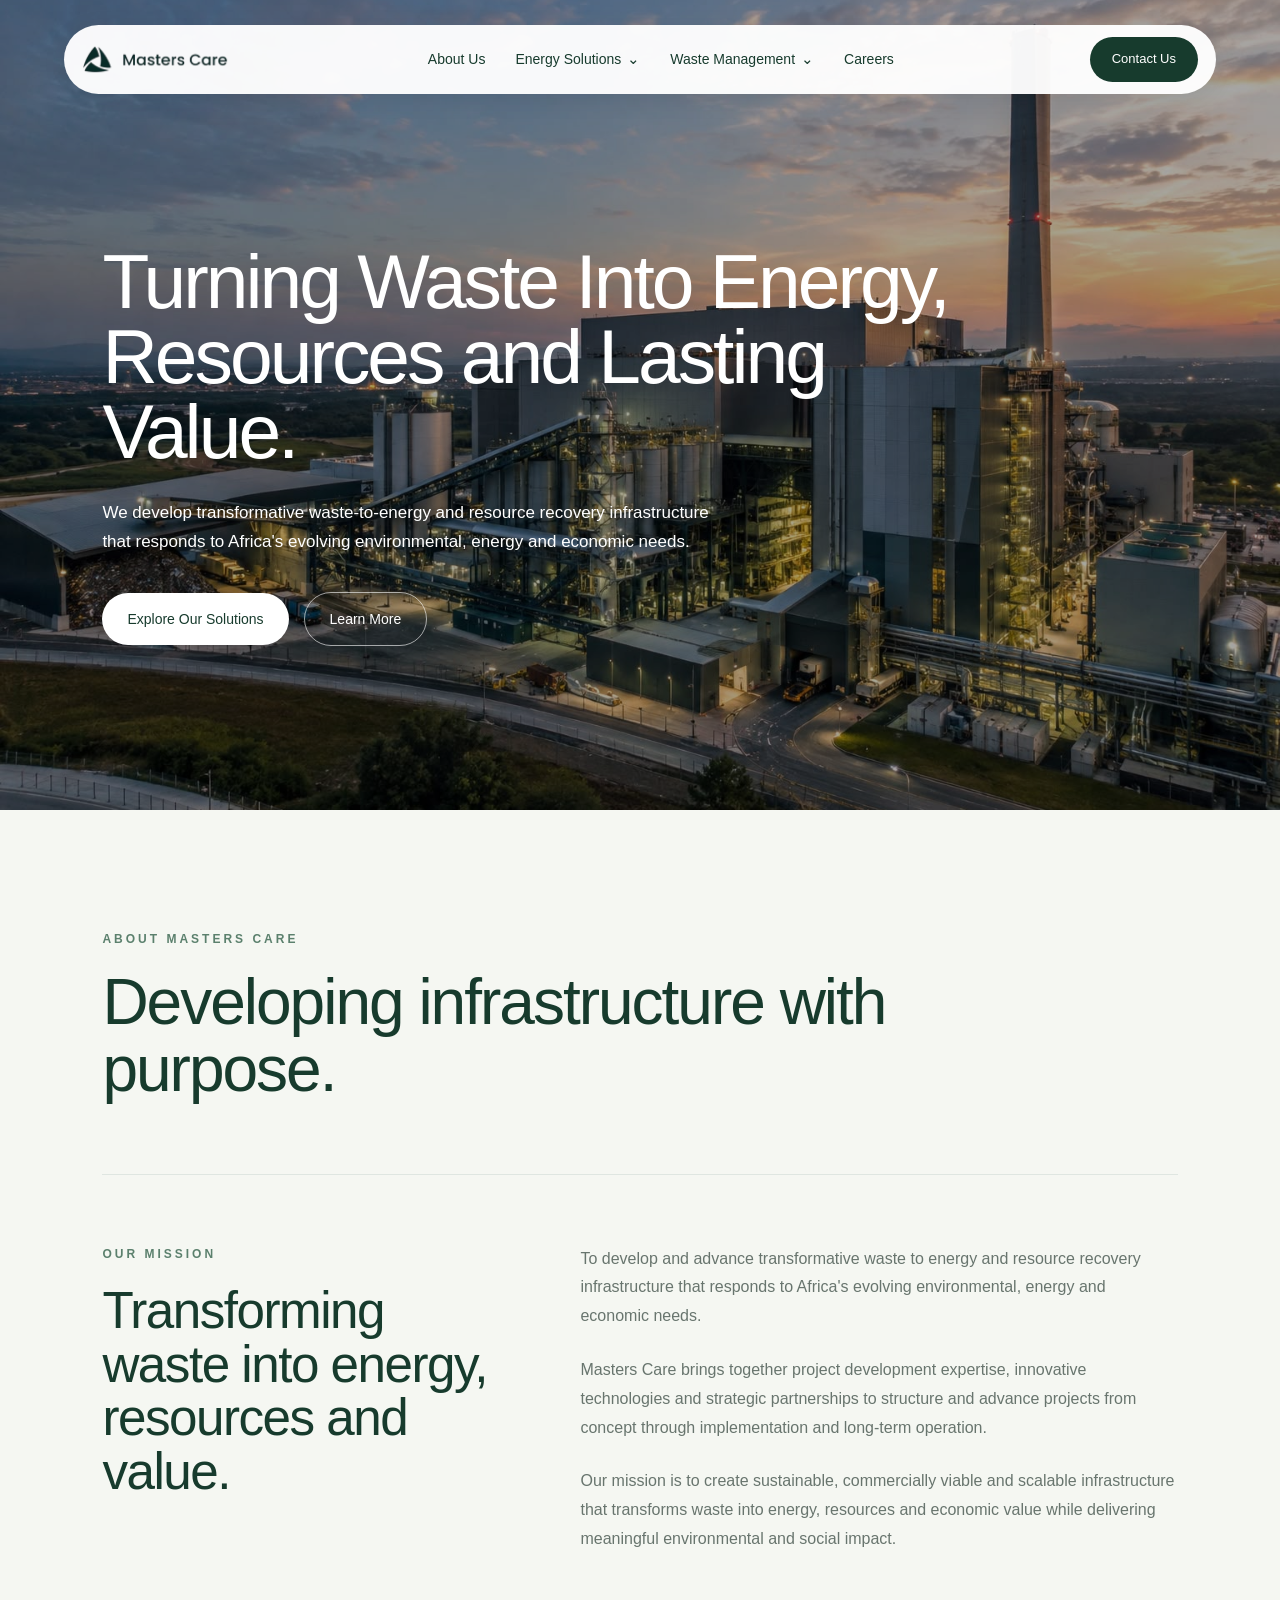
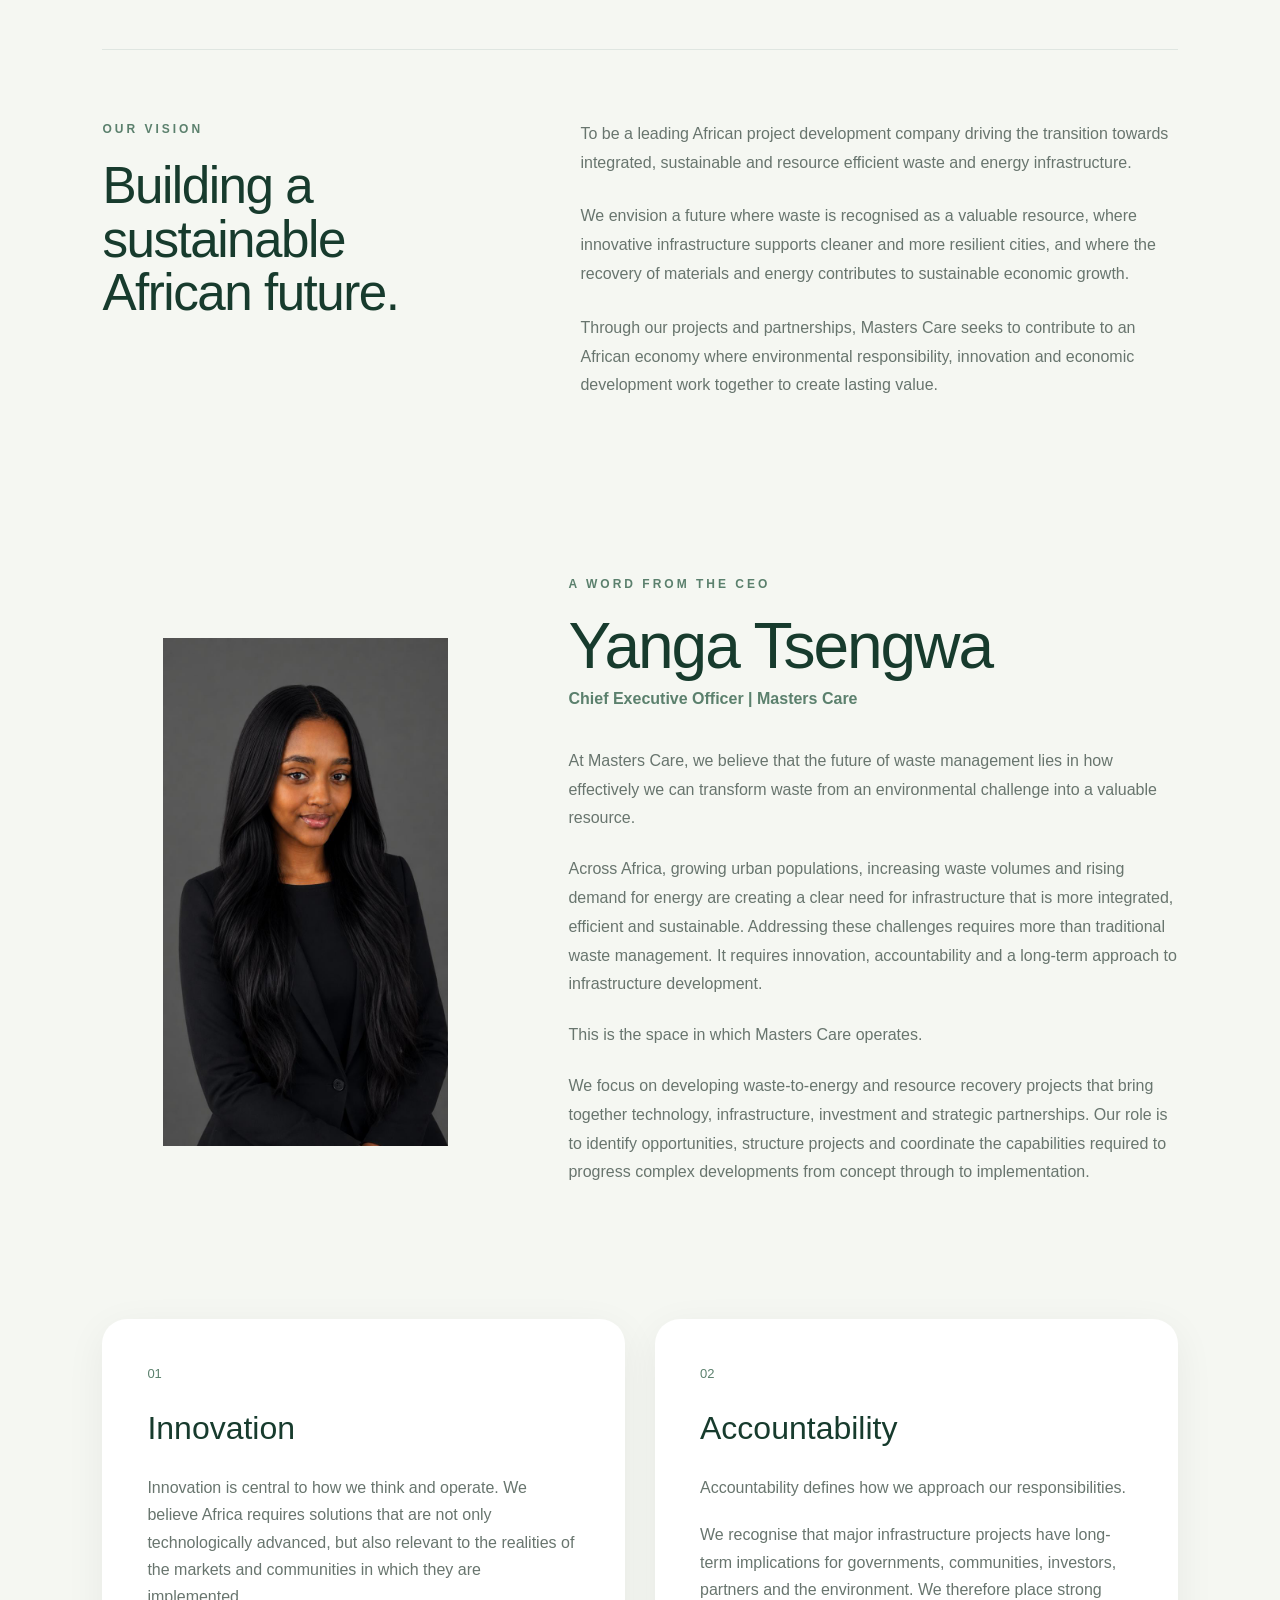
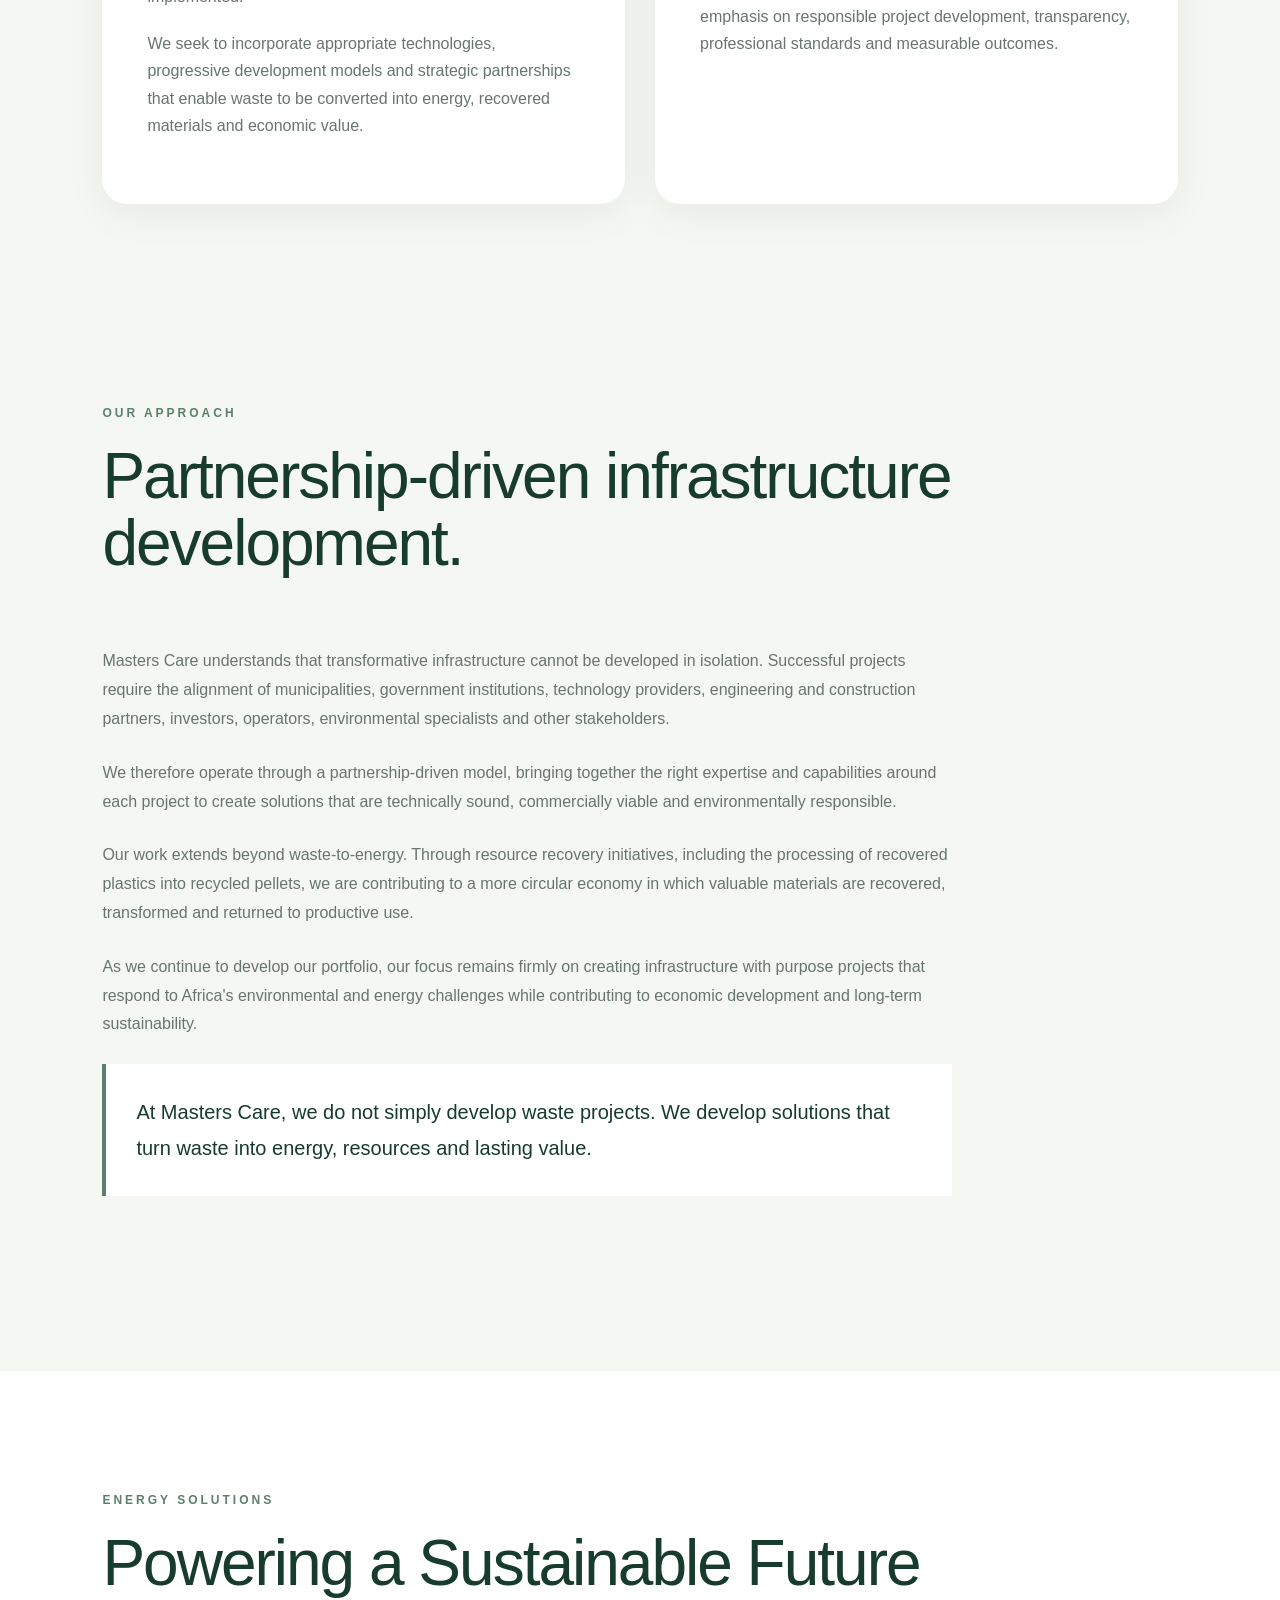
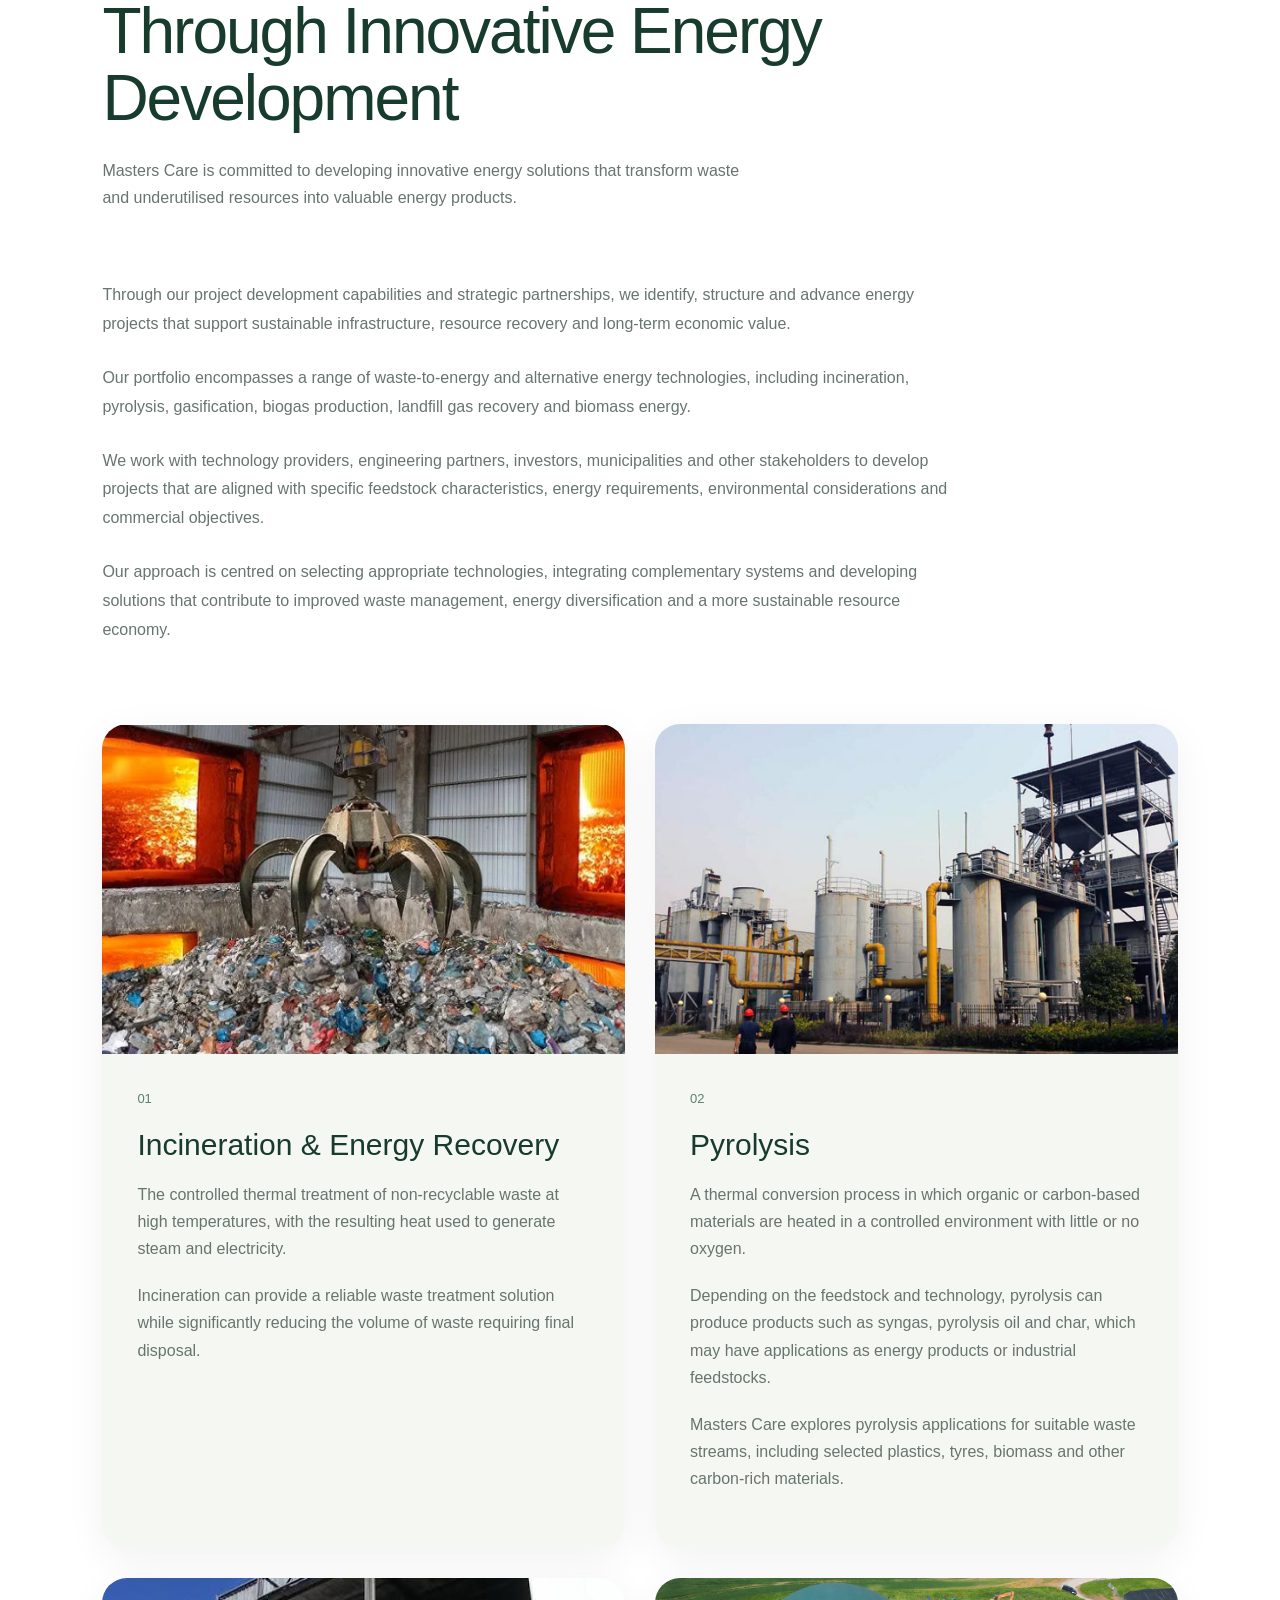
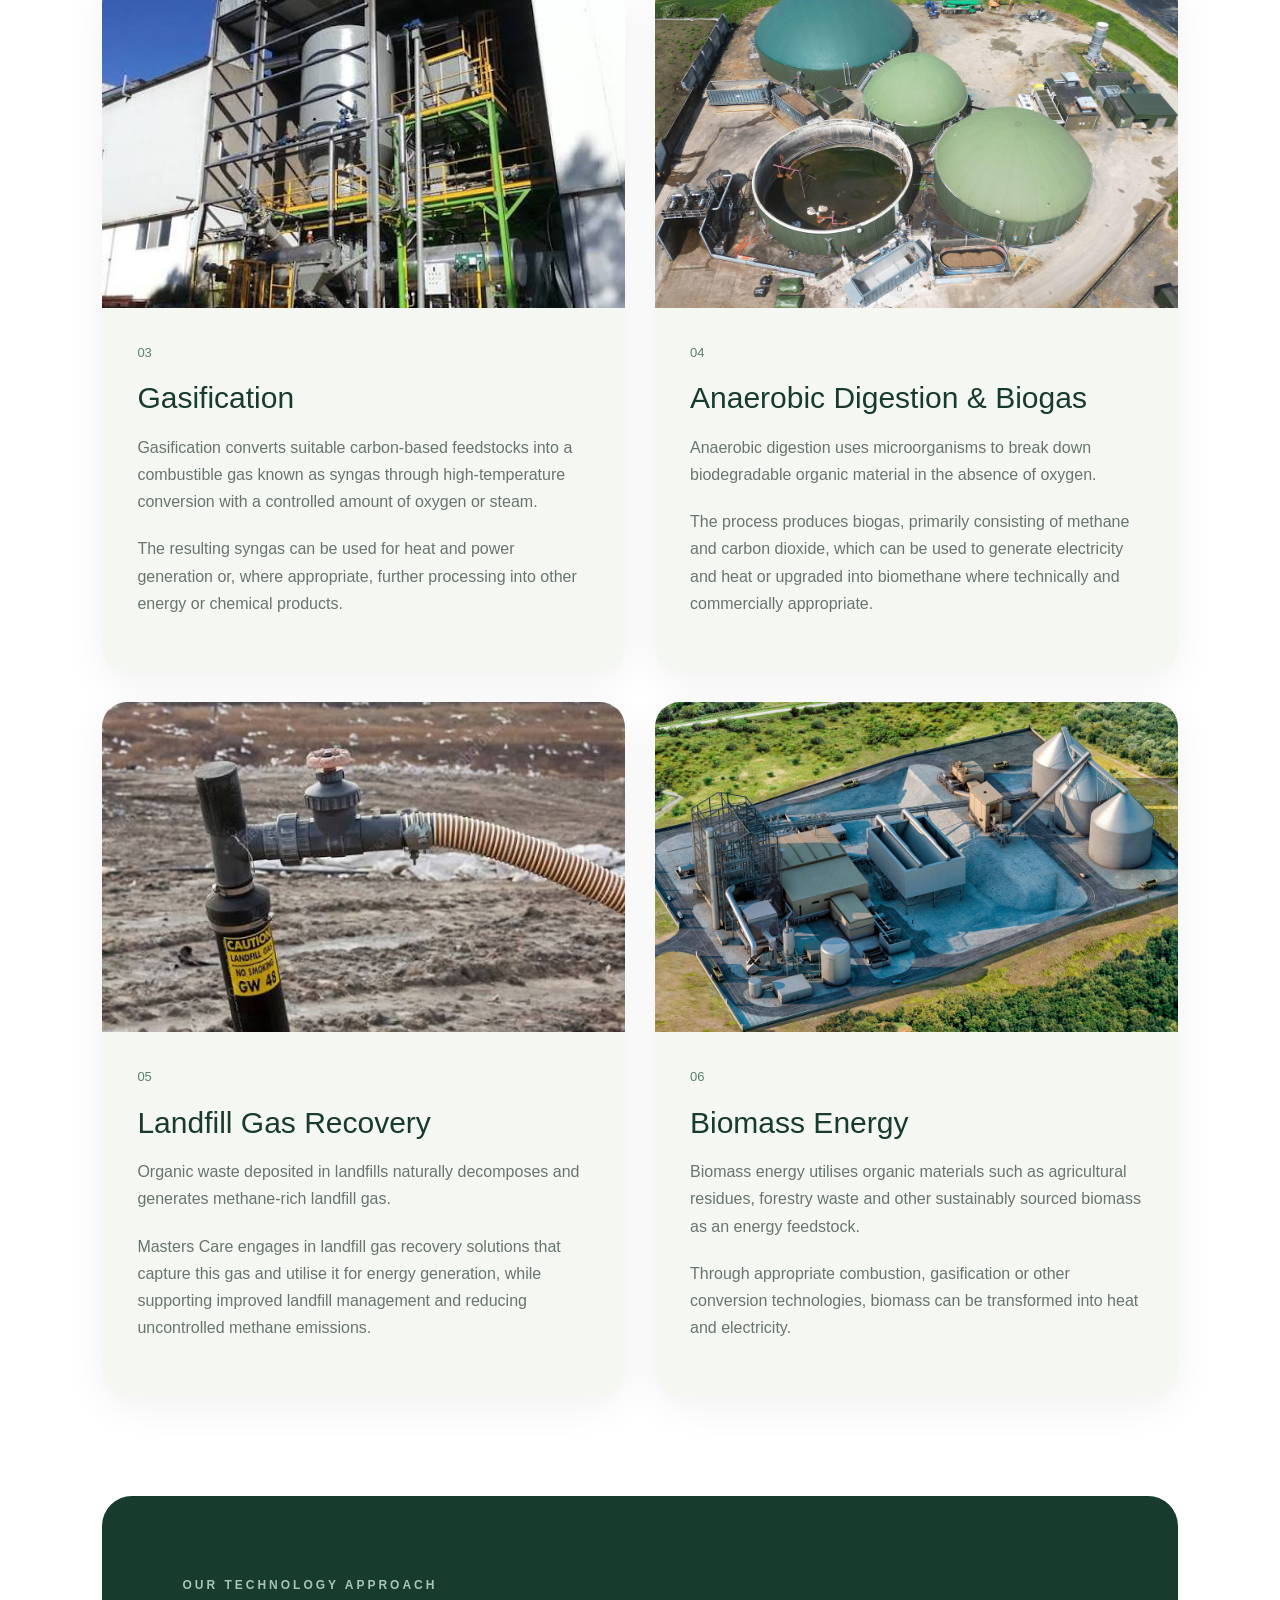
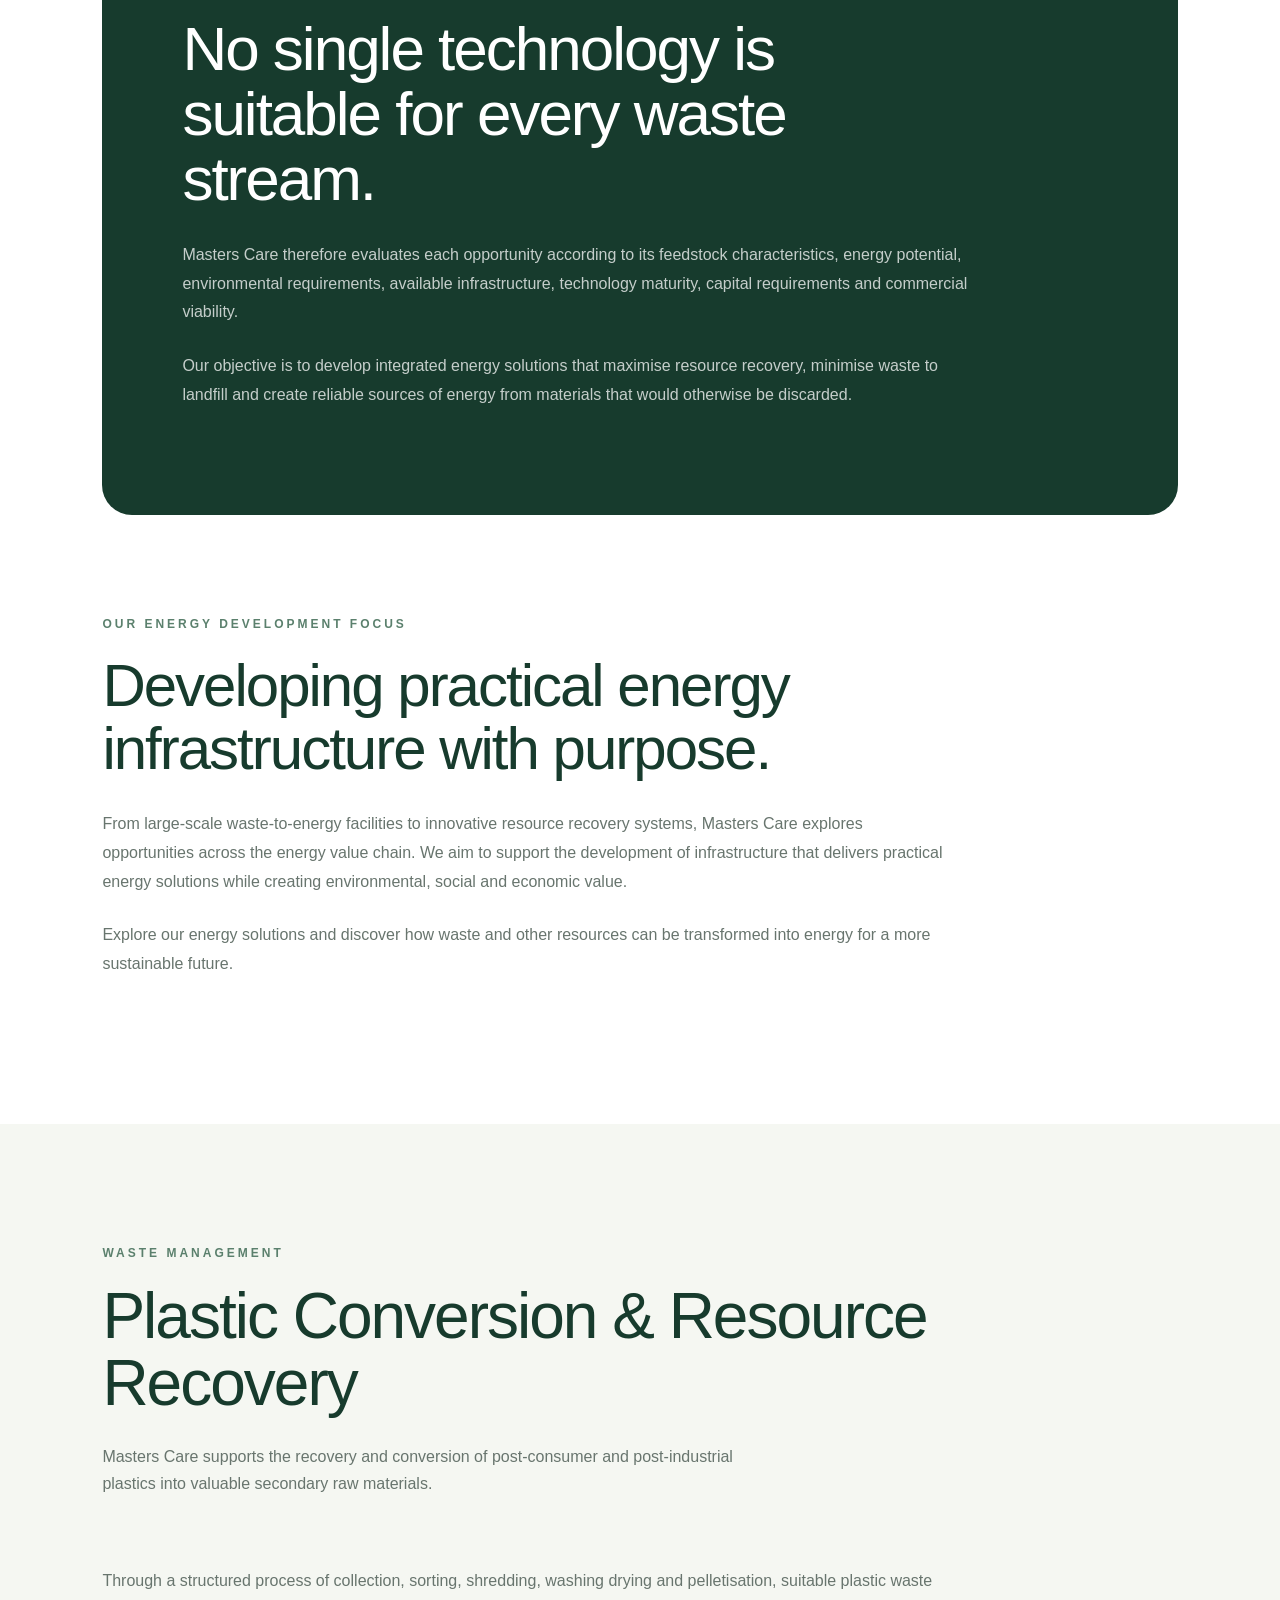
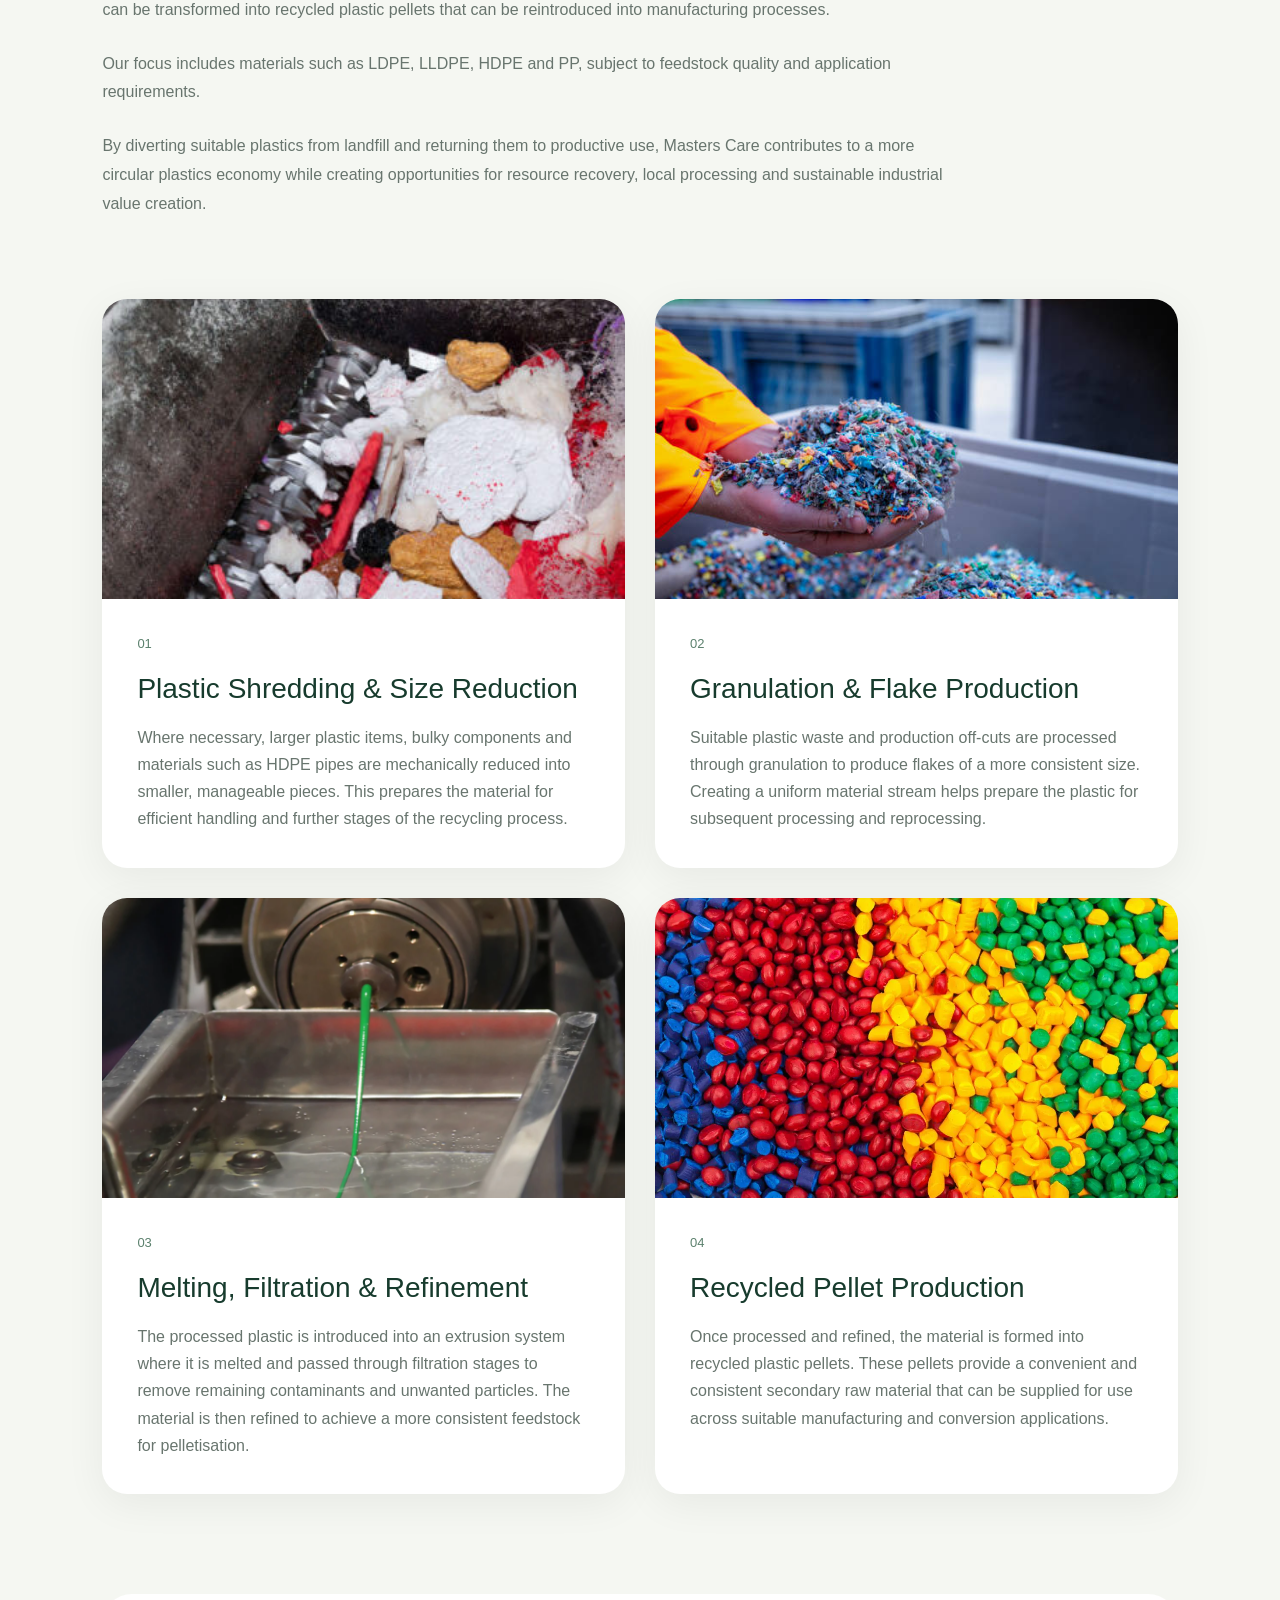
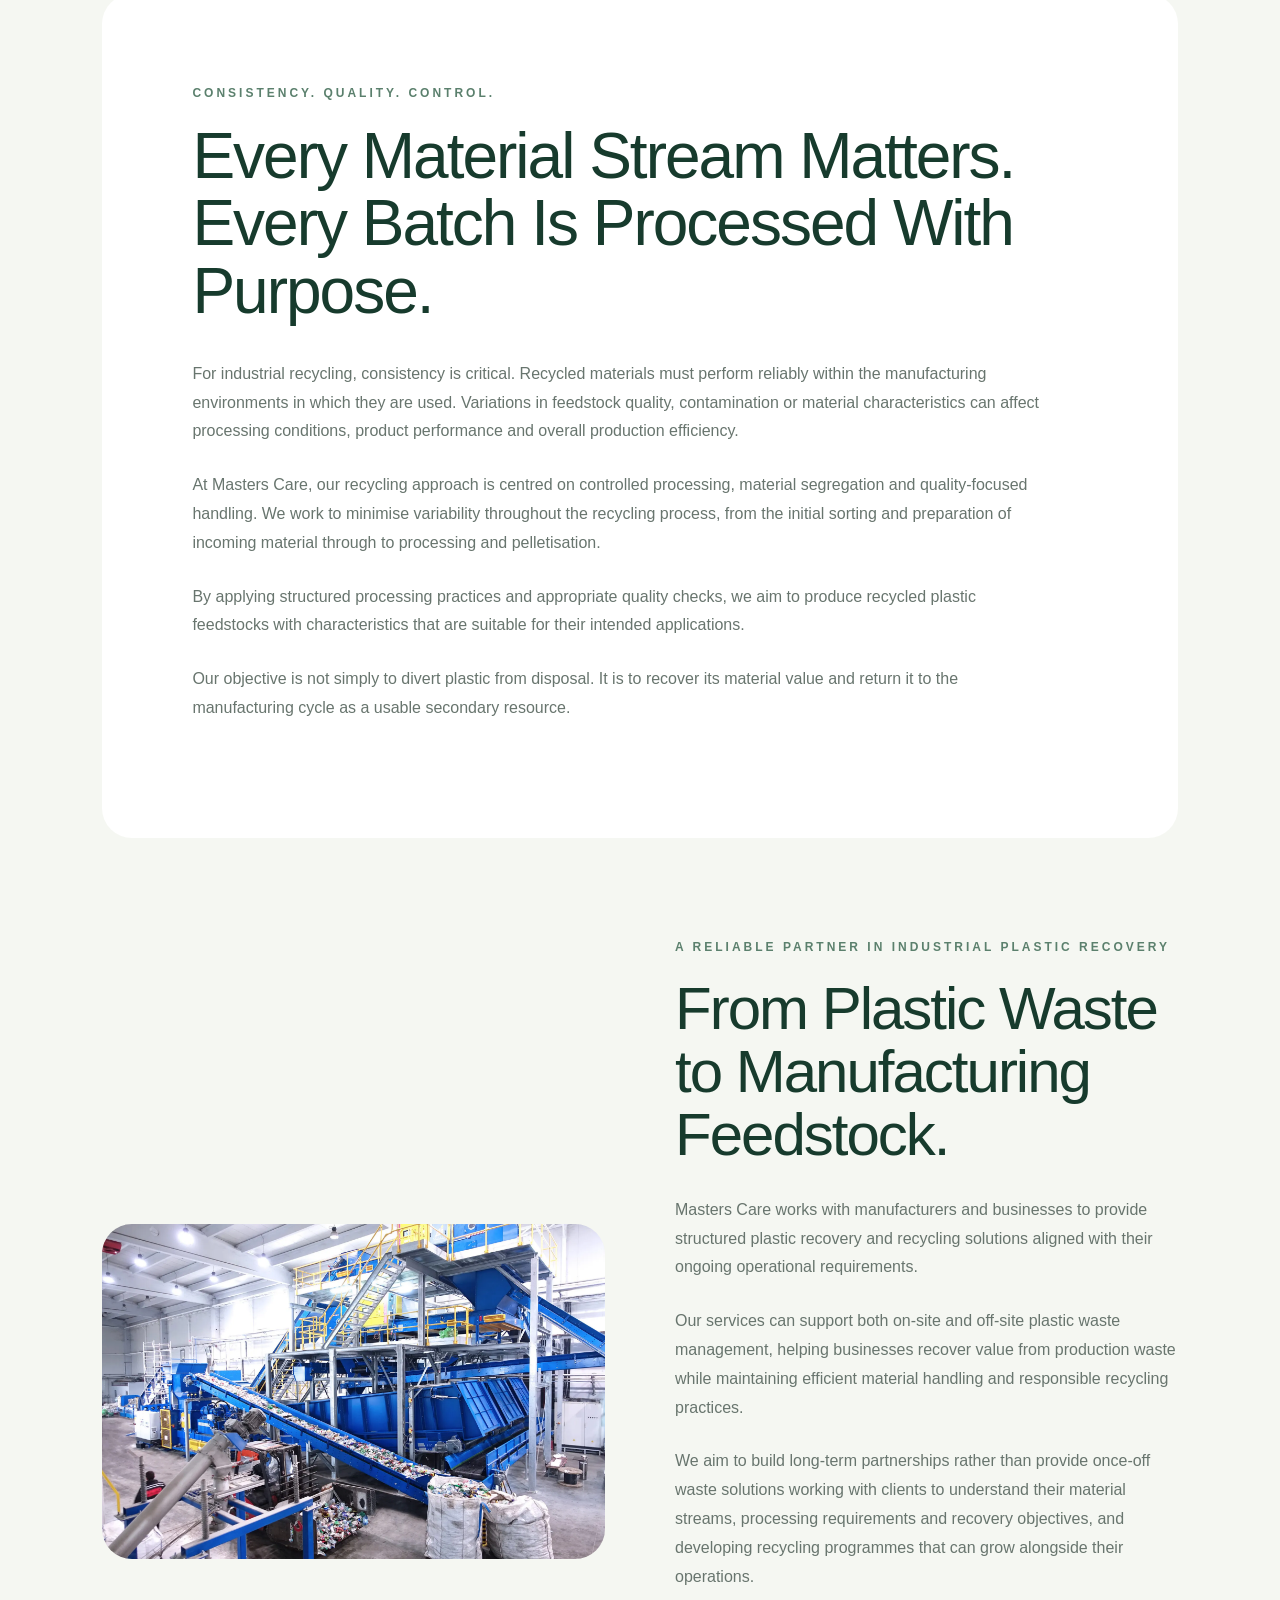
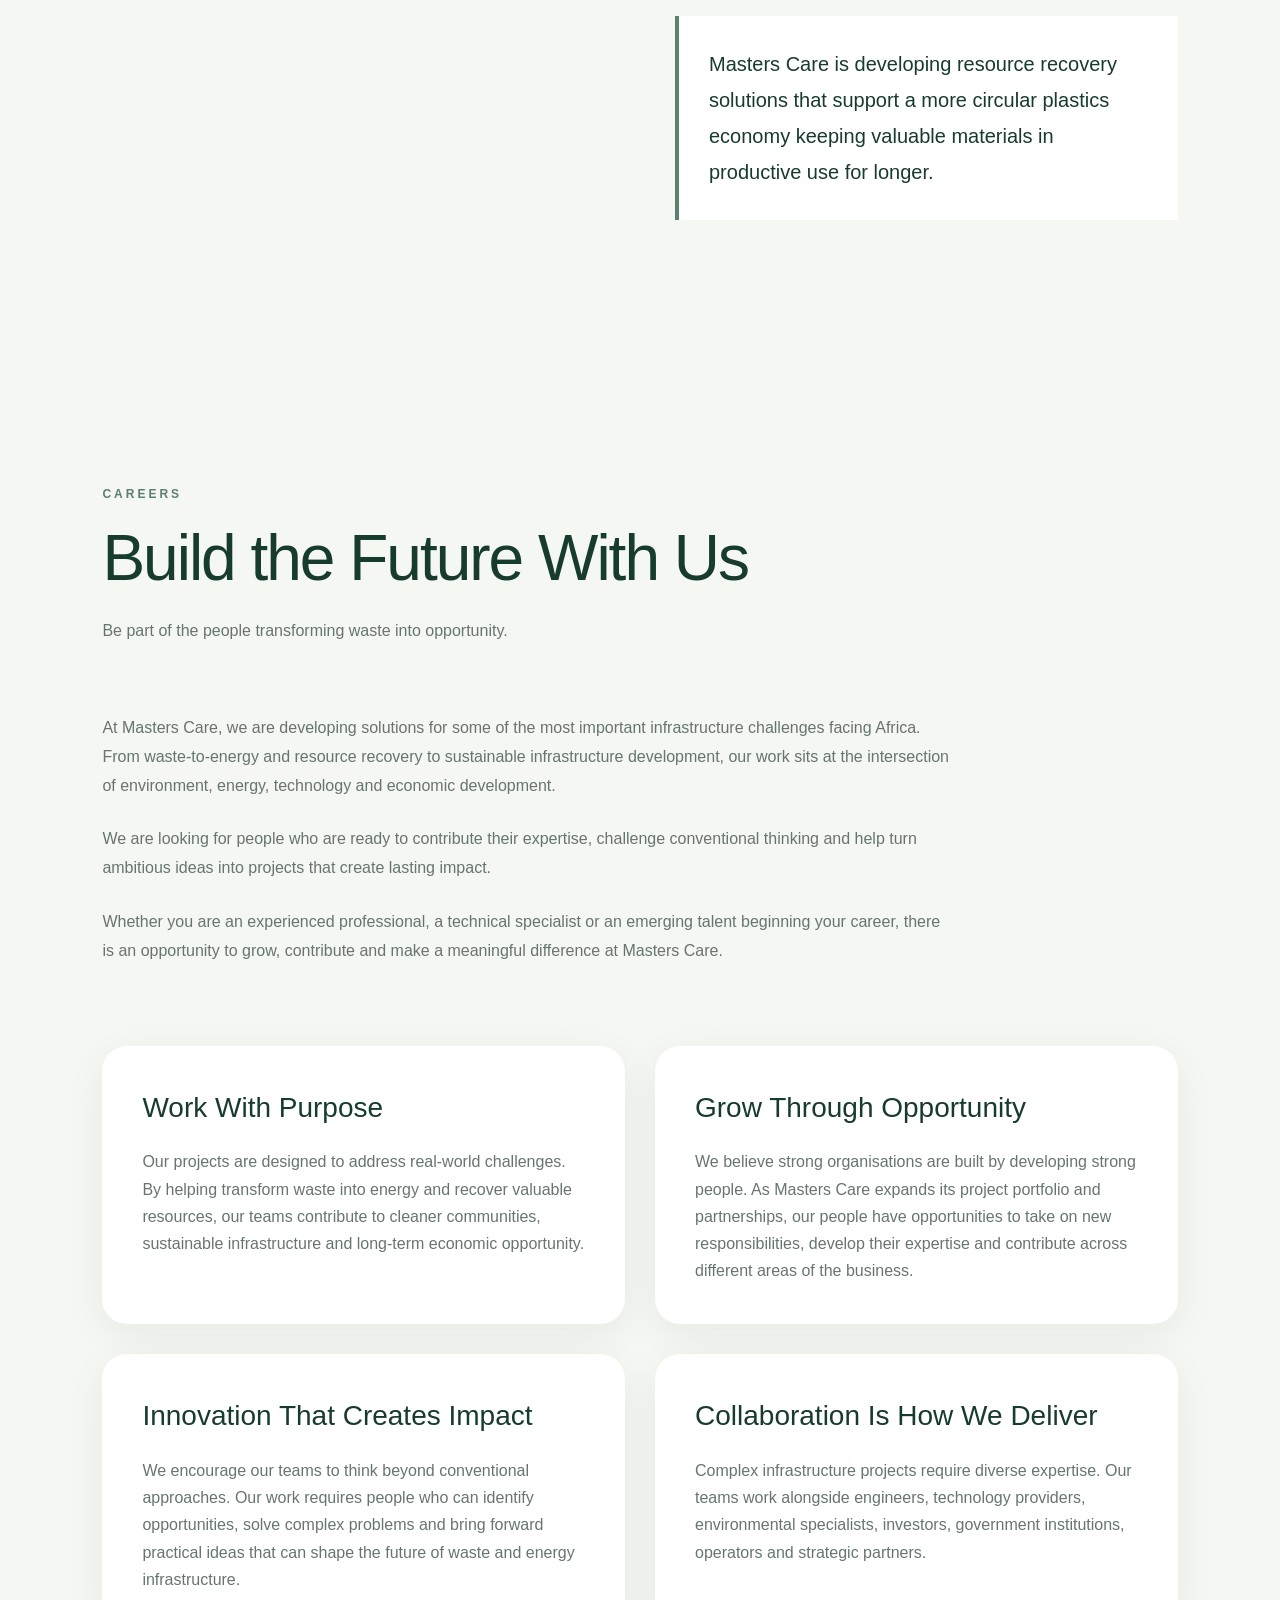
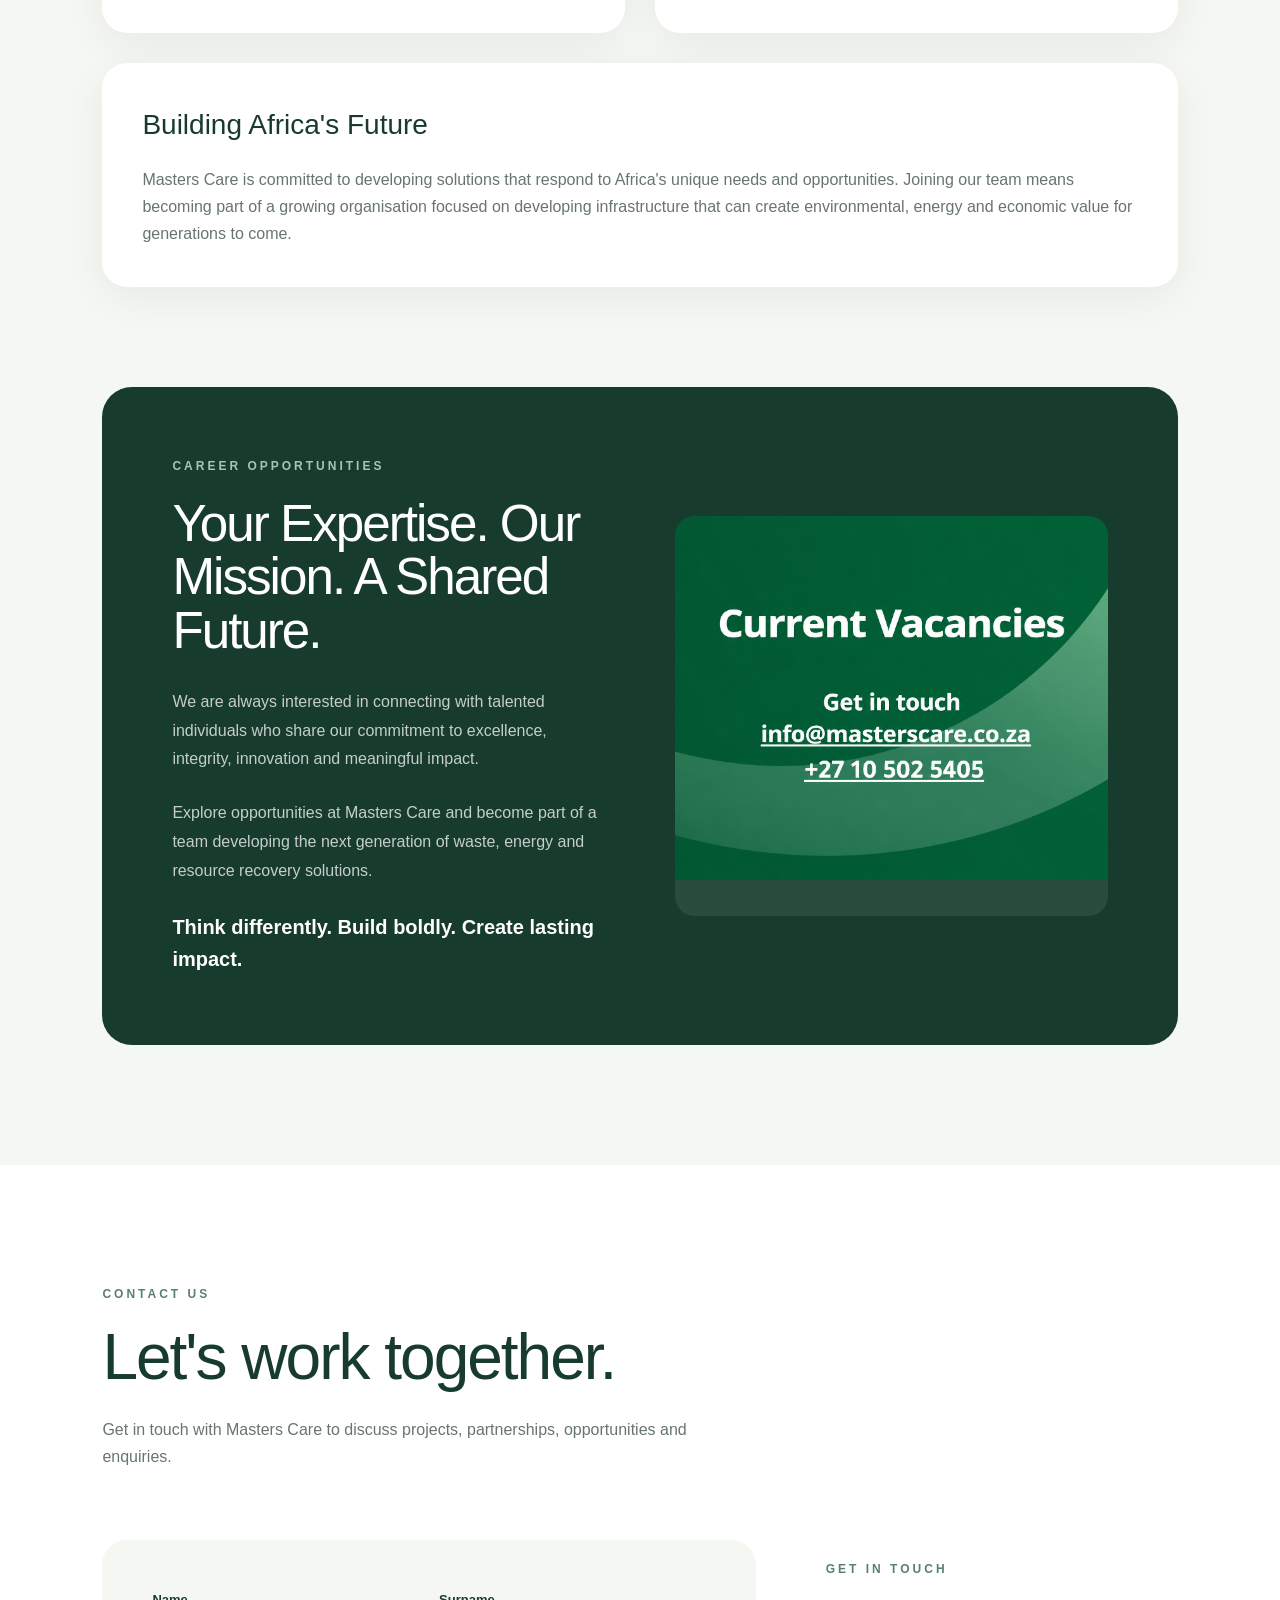
<file: index.html>
<!DOCTYPE html>

<html lang="en">
<head>
    <meta charset="UTF-8">
    <meta name="viewport" content="width=device-width, initial-scale=1.0">
    <link rel="icon" type="image/png" href="images/favicon_masterscare.png">


<title>Masters Care</title>

<meta
    name="description"
    content="Masters Care develops waste-to-energy, resource recovery and sustainable infrastructure solutions across Africa."
>

<link rel="stylesheet" href="css/style.css">


</head>

<body>


<!-- =====================================================
     NAVIGATION
====================================================== -->

<header class="navbar">

    <a href="#home" class="logo">
        <img
            src="images/masterscarelogo.png"
            alt="Masters Care Logo"
        >
    </a>

    <nav class="nav-links">

        <a href="#about">About Us</a>

        <div class="nav-dropdown">
            <button class="dropdown-toggle">
                Energy Solutions
                <span>⌄</span>
            </button>

            <div class="dropdown-menu">
                <a href="#energy">Energy Solutions</a>
                <a href="#incineration">Incineration</a>
                <a href="#pyrolysis">Pyrolysis</a>
                <a href="#gasification">Gasification</a>
                <a href="#anaerobic">Anaerobic Digestion & Biogas</a>
                <a href="#landfill-gas">Landfill Gas Recovery</a>
                <a href="#biomass">Biomass Energy</a>
            </div>
        </div>

        <div class="nav-dropdown">
            <button class="dropdown-toggle">
                Waste Management
                <span>⌄</span>
            </button>

            <div class="dropdown-menu">
                <a href="#waste-management">Waste Management</a>
                <a href="#shredding">Shredding & Size Reduction</a>
                <a href="#granulation">Granulation & Flake Production</a>
                <a href="#refinement">Melting, Filtration & Refinement</a>
                <a href="#pellets">Recycled Pellet Production</a>
            </div>
        </div>

        <a href="#careers">Careers</a>

        

    </nav>


    <div class="nav-actions">

        

        <a href="#contact" class="nav-contact">
            Contact Us
        </a>

        <button
            class="mobile-menu-button"
            aria-label="Open navigation menu"
            type="button"
        >
            ☰
        </button>

    </div>

</header>


<!-- =====================================================
     SEARCH
====================================================== -->

<div class="search-container">

    <form class="search-form">

        <input
            type="search"
            id="site-search"
            placeholder="Search Masters Care..."
            aria-label="Search website"
        >

        <button type="submit">
            Search
        </button>

    </form>

</div>


<!-- =====================================================
     MOBILE NAVIGATION
====================================================== -->

<div class="mobile-menu">

    <a href="#about">About Us</a>

    <a href="#energy">Energy Solutions</a>

    <a href="#waste-management">Waste Management</a>

    <a href="#careers">Careers</a>

    <a href="#contact">Contact Us</a>

</div>


<main>


    <!-- =================================================
         HOME / HERO
    ================================================== -->

    <section id="home" class="hero">

        <div class="hero-overlay"></div>

        <div class="hero-content">

          

            <h1>
                Turning Waste Into
                Energy, Resources
                and Lasting Value.
            </h1>

            <p class="hero-description">
                We develop transformative waste-to-energy and
                resource recovery infrastructure that responds
                to Africa's evolving environmental, energy and
                economic needs.
            </p>

            <div class="hero-buttons">

                <a href="#energy" class="primary-button">
                    Explore Our Solutions
                </a>

                <a href="#about" class="secondary-button">
                    Learn More
                </a>

            </div>

        </div>

    </section>


    <!-- =================================================
         ABOUT US
    ================================================== -->

    <section id="about" class="about-section">

        <div class="section-heading">

            <p class="section-label">
                ABOUT MASTERS CARE
            </p>

            <h2>
                Developing infrastructure
                with purpose.
            </h2>

        </div>


        <!-- MISSION -->

        <div class="about-block">

            <div class="about-block-heading">

                <p class="section-label">
                    OUR MISSION
                </p>

                <h3>
                    Transforming waste into
                    energy, resources and value.
                </h3>

            </div>

            <div class="about-block-content">

                <p>
                    To develop and advance transformative waste
                    to energy and resource recovery infrastructure
                    that responds to Africa's evolving environmental,
                    energy and economic needs.
                </p>

                <p>
                    Masters Care brings together project development
                    expertise, innovative technologies and strategic
                    partnerships to structure and advance projects
                    from concept through implementation and
                    long-term operation.
                </p>

                <p>
                    Our mission is to create sustainable,
                    commercially viable and scalable infrastructure
                    that transforms waste into energy, resources
                    and economic value while delivering meaningful
                    environmental and social impact.
                </p>

            </div>

        </div>


        <!-- VISION -->

        <div class="about-block">

            <div class="about-block-heading">

                <p class="section-label">
                    OUR VISION
                </p>

                <h3>
                    Building a sustainable
                    African future.
                </h3>

            </div>

            <div class="about-block-content">

                <p>
                    To be a leading African project development
                    company driving the transition towards
                    integrated, sustainable and resource efficient
                    waste and energy infrastructure.
                </p>

                <p>
                    We envision a future where waste is recognised
                    as a valuable resource, where innovative
                    infrastructure supports cleaner and more
                    resilient cities, and where the recovery of
                    materials and energy contributes to sustainable
                    economic growth.
                </p>

                <p>
                    Through our projects and partnerships,
                    Masters Care seeks to contribute to an African
                    economy where environmental responsibility,
                    innovation and economic development work
                    together to create lasting value.
                </p>

            </div>

        </div>


        <!-- CEO -->

        <div class="ceo-section">

            <div class="ceo-image">

                <img
                    src="images/about/ceo.jpg"
                    alt="Yanga Tsengwa, Chief Executive Officer of Masters Care"
                >

            </div>

            <div class="ceo-content">

                <p class="section-label">
                    A WORD FROM THE CEO
                </p>

                <h2>
                    Yanga Tsengwa
                </h2>

                <p class="ceo-title">
                    Chief Executive Officer | Masters Care
                </p>

                <p>
                    At Masters Care, we believe that the future
                    of waste management lies in how effectively
                    we can transform waste from an environmental
                    challenge into a valuable resource.
                </p>

                <p>
                    Across Africa, growing urban populations,
                    increasing waste volumes and rising demand
                    for energy are creating a clear need for
                    infrastructure that is more integrated,
                    efficient and sustainable. Addressing these
                    challenges requires more than traditional
                    waste management. It requires innovation,
                    accountability and a long-term approach to
                    infrastructure development.
                </p>

                <p>
                    This is the space in which Masters Care operates.
                </p>

                <p>
                    We focus on developing waste-to-energy and
                    resource recovery projects that bring together
                    technology, infrastructure, investment and
                    strategic partnerships. Our role is to identify
                    opportunities, structure projects and coordinate
                    the capabilities required to progress complex
                    developments from concept through to
                    implementation.
                </p>

            </div>

        </div>


        <!-- INNOVATION -->

        <div class="values-grid">

            <article class="value-card">

                <p class="card-number">
                    01
                </p>

                <h3>
                    Innovation
                </h3>

                <p>
                    Innovation is central to how we think and
                    operate. We believe Africa requires solutions
                    that are not only technologically advanced,
                    but also relevant to the realities of the
                    markets and communities in which they are
                    implemented.
                </p>

                <p>
                    We seek to incorporate appropriate technologies,
                    progressive development models and strategic
                    partnerships that enable waste to be converted
                    into energy, recovered materials and economic
                    value.
                </p>

            </article>


            <!-- ACCOUNTABILITY -->

            <article class="value-card">

                <p class="card-number">
                    02
                </p>

                <h3>
                    Accountability
                </h3>

                <p>
                    Accountability defines how we approach our
                    responsibilities.
                </p>

                <p>
                    We recognise that major infrastructure projects
                    have long-term implications for governments,
                    communities, investors, partners and the
                    environment. We therefore place strong emphasis
                    on responsible project development, transparency,
                    professional standards and measurable outcomes.
                </p>

            </article>

        </div>


        <!-- OUR APPROACH -->

        <div class="approach-section">

            <div class="section-heading">

                <p class="section-label">
                    OUR APPROACH
                </p>

                <h2>
                    Partnership-driven
                    infrastructure development.
                </h2>

            </div>

            <div class="approach-content">

                <p>
                    Masters Care understands that transformative
                    infrastructure cannot be developed in isolation.
                    Successful projects require the alignment of
                    municipalities, government institutions,
                    technology providers, engineering and
                    construction partners, investors, operators,
                    environmental specialists and other stakeholders.
                </p>

                <p>
                    We therefore operate through a partnership-driven
                    model, bringing together the right expertise and
                    capabilities around each project to create
                    solutions that are technically sound,
                    commercially viable and environmentally responsible.
                </p>

                <p>
                    Our work extends beyond waste-to-energy. Through
                    resource recovery initiatives, including the
                    processing of recovered plastics into recycled
                    pellets, we are contributing to a more circular
                    economy in which valuable materials are recovered,
                    transformed and returned to productive use.
                </p>

                <p>
                    As we continue to develop our portfolio, our
                    focus remains firmly on creating infrastructure
                    with purpose projects that respond to Africa's
                    environmental and energy challenges while
                    contributing to economic development and
                    long-term sustainability.
                </p>

                <p class="approach-highlight">
                    At Masters Care, we do not simply develop
                    waste projects. We develop solutions that turn
                    waste into energy, resources and lasting value.
                </p>

            </div>

        </div>

    </section>


    <!-- =================================================
         ENERGY SOLUTIONS
    ================================================== -->

    <section id="energy" class="energy-section">

        <div class="section-heading">

            <p class="section-label">
                ENERGY SOLUTIONS
            </p>

            <h2>
                Powering a Sustainable Future
                Through Innovative Energy Development
            </h2>

            <p>
                Masters Care is committed to developing innovative
                energy solutions that transform waste and
                underutilised resources into valuable energy
                products.
            </p>

        </div>


        <div class="energy-introduction">

            <p>
                Through our project development capabilities and
                strategic partnerships, we identify, structure and
                advance energy projects that support sustainable
                infrastructure, resource recovery and long-term
                economic value.
            </p>

            <p>
                Our portfolio encompasses a range of waste-to-energy
                and alternative energy technologies, including
                incineration, pyrolysis, gasification, biogas
                production, landfill gas recovery and biomass energy.
            </p>

            <p>
                We work with technology providers, engineering
                partners, investors, municipalities and other
                stakeholders to develop projects that are aligned
                with specific feedstock characteristics, energy
                requirements, environmental considerations and
                commercial objectives.
            </p>

            <p>
                Our approach is centred on selecting appropriate
                technologies, integrating complementary systems and
                developing solutions that contribute to improved
                waste management, energy diversification and a more
                sustainable resource economy.
            </p>

        </div>


        <div class="energy-solutions-grid">


            <!-- INCINERATION -->

            <article id="incineration" class="energy-card">

                <img
                    src="images/energy/incineration.png"
                    alt="Incineration and energy recovery"
                >

                <div class="energy-card-content">

                    <p class="card-number">
                        01
                    </p>

                    <h3>
                        Incineration & Energy Recovery
                    </h3>

                    <p>
                        The controlled thermal treatment of
                        non-recyclable waste at high temperatures,
                        with the resulting heat used to generate
                        steam and electricity.
                    </p>

                    <p>
                        Incineration can provide a reliable waste
                        treatment solution while significantly
                        reducing the volume of waste requiring
                        final disposal.
                    </p>

                </div>

            </article>


            <!-- PYROLYSIS -->

            <article id="pyrolysis" class="energy-card">

                <img
                    src="images/energy/waste-pyrolysis-plant.jpg"
                    alt="Pyrolysis waste conversion"
                >

                <div class="energy-card-content">

                    <p class="card-number">
                        02
                    </p>

                    <h3>
                        Pyrolysis
                    </h3>

                    <p>
                        A thermal conversion process in which
                        organic or carbon-based materials are
                        heated in a controlled environment with
                        little or no oxygen.
                    </p>

                    <p>
                        Depending on the feedstock and technology,
                        pyrolysis can produce products such as
                        syngas, pyrolysis oil and char, which may
                        have applications as energy products or
                        industrial feedstocks.
                    </p>

                    <p>
                        Masters Care explores pyrolysis applications
                        for suitable waste streams, including
                        selected plastics, tyres, biomass and other
                        carbon-rich materials.
                    </p>

                </div>

            </article>


            <!-- GASIFICATION -->

            <article id="gasification" class="energy-card">

                <img
                    src="images/energy/gasitification.jpg"
                    alt="Gasification technology"
                >

                <div class="energy-card-content">

                    <p class="card-number">
                        03
                    </p>

                    <h3>
                        Gasification
                    </h3>

                    <p>
                        Gasification converts suitable carbon-based
                        feedstocks into a combustible gas known as
                        syngas through high-temperature conversion
                        with a controlled amount of oxygen or steam.
                    </p>

                    <p>
                        The resulting syngas can be used for heat
                        and power generation or, where appropriate,
                        further processing into other energy or
                        chemical products.
                    </p>

                </div>

            </article>


            <!-- ANAEROBIC DIGESTION -->

            <article id="anaerobic" class="energy-card">

                <img
                    src="images/waste/anaerobic.png"
                    alt="Anaerobic digestion and biogas"
                >

                <div class="energy-card-content">

                    <p class="card-number">
                        04
                    </p>

                    <h3>
                        Anaerobic Digestion & Biogas
                    </h3>

                    <p>
                        Anaerobic digestion uses microorganisms to
                        break down biodegradable organic material
                        in the absence of oxygen.
                    </p>

                    <p>
                        The process produces biogas, primarily
                        consisting of methane and carbon dioxide,
                        which can be used to generate electricity
                        and heat or upgraded into biomethane where
                        technically and commercially appropriate.
                    </p>

                </div>

            </article>


            <!-- LANDFILL GAS -->

            <article id="landfill-gas" class="energy-card">

                <img
                    src="images/energy/landfill-gas.jpg"
                    alt="Landfill gas recovery"
                >

                <div class="energy-card-content">

                    <p class="card-number">
                        05
                    </p>

                    <h3>
                        Landfill Gas Recovery
                    </h3>

                    <p>
                        Organic waste deposited in landfills
                        naturally decomposes and generates
                        methane-rich landfill gas.
                    </p>

                    <p>
                        Masters Care engages in landfill gas
                        recovery solutions that capture this gas
                        and utilise it for energy generation,
                        while supporting improved landfill
                        management and reducing uncontrolled
                        methane emissions.
                    </p>

                </div>

            </article>


            <!-- BIOMASS -->

            <article id="biomass" class="energy-card">

                <img
                    src="images/energy/biomass-energy.jpg"
                    alt="Biomass energy"
                >

                <div class="energy-card-content">

                    <p class="card-number">
                        06
                    </p>

                    <h3>
                        Biomass Energy
                    </h3>

                    <p>
                        Biomass energy utilises organic materials
                        such as agricultural residues, forestry
                        waste and other sustainably sourced
                        biomass as an energy feedstock.
                    </p>

                    <p>
                        Through appropriate combustion,
                        gasification or other conversion
                        technologies, biomass can be transformed
                        into heat and electricity.
                    </p>

                </div>

            </article>

        </div>


        <!-- TECHNOLOGY APPROACH -->

        <div class="technology-approach">

            <p class="section-label">
                OUR TECHNOLOGY APPROACH
            </p>

            <h2>
                No single technology is suitable
                for every waste stream.
            </h2>

            <p>
                Masters Care therefore evaluates each opportunity
                according to its feedstock characteristics,
                energy potential, environmental requirements,
                available infrastructure, technology maturity,
                capital requirements and commercial viability.
            </p>

            <p>
                Our objective is to develop integrated energy
                solutions that maximise resource recovery,
                minimise waste to landfill and create reliable
                sources of energy from materials that would
                otherwise be discarded.
            </p>

        </div>


        <!-- ENERGY DEVELOPMENT FOCUS -->

        <div class="energy-focus">

            <p class="section-label">
                OUR ENERGY DEVELOPMENT FOCUS
            </p>

            <h2>
                Developing practical energy
                infrastructure with purpose.
            </h2>

            <p>
                From large-scale waste-to-energy facilities to
                innovative resource recovery systems, Masters
                Care explores opportunities across the energy
                value chain. We aim to support the development
                of infrastructure that delivers practical energy
                solutions while creating environmental, social
                and economic value.
            </p>

            <p>
                Explore our energy solutions and discover how
                waste and other resources can be transformed
                into energy for a more sustainable future.
            </p>

        </div>

    </section>


    <!-- =================================================
         WASTE MANAGEMENT
    ================================================== -->

    <section id="waste-management" class="waste-section">

        <div class="section-heading">

            <p class="section-label">
                WASTE MANAGEMENT
            </p>

            <h2>
                Plastic Conversion &
                Resource Recovery
            </h2>

            <p>
                Masters Care supports the recovery and conversion
                of post-consumer and post-industrial plastics into
                valuable secondary raw materials.
            </p>

        </div>


        <div class="waste-introduction">

            <p>
                Through a structured process of collection,
                sorting, shredding, washing drying and
                pelletisation, suitable plastic waste can be
                transformed into recycled plastic pellets that
                can be reintroduced into manufacturing processes.
            </p>

            <p>
                Our focus includes materials such as LDPE, LLDPE,
                HDPE and PP, subject to feedstock quality and
                application requirements.
            </p>

            <p>
                By diverting suitable plastics from landfill and
                returning them to productive use, Masters Care
                contributes to a more circular plastics economy
                while creating opportunities for resource recovery,
                local processing and sustainable industrial value
                creation.
            </p>

        </div>


        <!-- PROCESS -->

        <div class="recycling-process">

            <article id="shredding" class="process-card">

                <img
                    src="images\waste\plastic_shredder.jpg"
                    alt="Plastic shredding and size reduction"
                >

                <div class="process-content">

                    <p class="card-number">
                        01
                    </p>

                    <h3>
                        Plastic Shredding & Size Reduction
                    </h3>

                    <p>
                        Where necessary, larger plastic items,
                        bulky components and materials such as
                        HDPE pipes are mechanically reduced into
                        smaller, manageable pieces. This prepares
                        the material for efficient handling and
                        further stages of the recycling process.
                    </p>

                </div>

            </article>


            <article id="granulation" class="process-card">

                <img
                    src="images/waste/granulation.png"
                    alt="Plastic granulation and flake production"
                >

                <div class="process-content">

                    <p class="card-number">
                        02
                    </p>

                    <h3>
                        Granulation & Flake Production
                    </h3>

                    <p>
                        Suitable plastic waste and production
                        off-cuts are processed through granulation
                        to produce flakes of a more consistent
                        size. Creating a uniform material stream
                        helps prepare the plastic for subsequent
                        processing and reprocessing.
                    </p>

                </div>

            </article>


            <article id="refinement" class="process-card">

                <img
                    src="images/waste/melting-extrusion-system.jpg"
                    alt="Plastic melting filtration and refinement"
                >

                <div class="process-content">

                    <p class="card-number">
                        03
                    </p>

                    <h3>
                        Melting, Filtration & Refinement
                    </h3>

                    <p>
                        The processed plastic is introduced into
                        an extrusion system where it is melted
                        and passed through filtration stages to
                        remove remaining contaminants and unwanted
                        particles. The material is then refined
                        to achieve a more consistent feedstock
                        for pelletisation.
                    </p>

                </div>

            </article>


            <article id="pellets" class="process-card">

                <img
                    src="images/waste/pellets.jpg"
                    alt="Recycled plastic pellet production"
                >

                <div class="process-content">

                    <p class="card-number">
                        04
                    </p>

                    <h3>
                        Recycled Pellet Production
                    </h3>

                    <p>
                        Once processed and refined, the material
                        is formed into recycled plastic pellets.
                        These pellets provide a convenient and
                        consistent secondary raw material that
                        can be supplied for use across suitable
                        manufacturing and conversion applications.
                    </p>

                </div>

            </article>

        </div>


        <!-- QUALITY -->

        <div class="quality-section">

            <p class="section-label">
                CONSISTENCY. QUALITY. CONTROL.
            </p>

            <h2>
                Every Material Stream Matters.
                Every Batch Is Processed With Purpose.
            </h2>

            <p>
                For industrial recycling, consistency is critical.
                Recycled materials must perform reliably within
                the manufacturing environments in which they are
                used. Variations in feedstock quality, contamination
                or material characteristics can affect processing
                conditions, product performance and overall
                production efficiency.
            </p>

            <p>
                At Masters Care, our recycling approach is centred
                on controlled processing, material segregation and
                quality-focused handling. We work to minimise
                variability throughout the recycling process,
                from the initial sorting and preparation of
                incoming material through to processing and
                pelletisation.
            </p>

            <p>
                By applying structured processing practices and
                appropriate quality checks, we aim to produce
                recycled plastic feedstocks with characteristics
                that are suitable for their intended applications.
            </p>

            <p>
                Our objective is not simply to divert plastic from
                disposal. It is to recover its material value and
                return it to the manufacturing cycle as a usable
                secondary resource.
            </p>

        </div>


        <!-- INDUSTRIAL PARTNER -->

        <div class="industrial-recovery">

            <div class="industrial-image">

                <img
                    src="images/waste/industrial-Plastic-Recovery.jpg"
                    alt="Industrial plastic recovery"
                >

            </div>

            <div class="industrial-content">

                <p class="section-label">
                    A RELIABLE PARTNER IN INDUSTRIAL PLASTIC RECOVERY
                </p>

                <h2>
                    From Plastic Waste
                    to Manufacturing Feedstock.
                </h2>

                <p>
                    Masters Care works with manufacturers and
                    businesses to provide structured plastic
                    recovery and recycling solutions aligned with
                    their ongoing operational requirements.
                </p>

                <p>
                    Our services can support both on-site and
                    off-site plastic waste management, helping
                    businesses recover value from production waste
                    while maintaining efficient material handling
                    and responsible recycling practices.
                </p>

                <p>
                    We aim to build long-term partnerships rather
                    than provide once-off waste solutions working
                    with clients to understand their material
                    streams, processing requirements and recovery
                    objectives, and developing recycling programmes
                    that can grow alongside their operations.
                </p>

                <p class="approach-highlight">
                    Masters Care is developing resource recovery
                    solutions that support a more circular plastics
                    economy keeping valuable materials in productive
                    use for longer.
                </p>

            </div>

        </div>

    </section>


    <!-- =================================================
         CAREERS
    ================================================== -->

    <section id="careers" class="careers-section">

        <div class="section-heading">

            <p class="section-label">
                CAREERS
            </p>

            <h2>
                Build the Future With Us
            </h2>

            <p>
                Be part of the people transforming waste
                into opportunity.
            </p>

        </div>


        <div class="careers-introduction">

            <p>
                At Masters Care, we are developing solutions for
                some of the most important infrastructure
                challenges facing Africa. From waste-to-energy
                and resource recovery to sustainable infrastructure
                development, our work sits at the intersection of
                environment, energy, technology and economic
                development.
            </p>

            <p>
                We are looking for people who are ready to
                contribute their expertise, challenge conventional
                thinking and help turn ambitious ideas into projects
                that create lasting impact.
            </p>

            <p>
                Whether you are an experienced professional,
                a technical specialist or an emerging talent
                beginning your career, there is an opportunity
                to grow, contribute and make a meaningful
                difference at Masters Care.
            </p>

        </div>


        <!-- WHY MASTERS CARE -->

        <div class="careers-values">

            <div class="careers-value">

                <h3>
                    Work With Purpose
                </h3>

                <p>
                    Our projects are designed to address
                    real-world challenges. By helping transform
                    waste into energy and recover valuable
                    resources, our teams contribute to cleaner
                    communities, sustainable infrastructure and
                    long-term economic opportunity.
                </p>

            </div>


            <div class="careers-value">

                <h3>
                    Grow Through Opportunity
                </h3>

                <p>
                    We believe strong organisations are built by
                    developing strong people. As Masters Care
                    expands its project portfolio and partnerships,
                    our people have opportunities to take on new
                    responsibilities, develop their expertise and
                    contribute across different areas of the
                    business.
                </p>

            </div>


            <div class="careers-value">

                <h3>
                    Innovation That Creates Impact
                </h3>

                <p>
                    We encourage our teams to think beyond
                    conventional approaches. Our work requires
                    people who can identify opportunities, solve
                    complex problems and bring forward practical
                    ideas that can shape the future of waste and
                    energy infrastructure.
                </p>

            </div>


            <div class="careers-value">

                <h3>
                    Collaboration Is How We Deliver
                </h3>

                <p>
                    Complex infrastructure projects require
                    diverse expertise. Our teams work alongside
                    engineers, technology providers, environmental
                    specialists, investors, government institutions,
                    operators and strategic partners.
                </p>

            </div>


            <div class="careers-value">

                <h3>
                    Building Africa's Future
                </h3>

                <p>
                    Masters Care is committed to developing
                    solutions that respond to Africa's unique
                    needs and opportunities. Joining our team means
                    becoming part of a growing organisation focused
                    on developing infrastructure that can create
                    environmental, energy and economic value for
                    generations to come.
                </p>

            </div>

        </div>


        <!-- VACANCIES -->

        <div class="vacancies-section">

            <div class="vacancies-content">

                <p class="section-label">
                    CAREER OPPORTUNITIES
                </p>

                <h2>
                    Your Expertise. Our Mission.
                    A Shared Future.
                </h2>

                <p>
                    We are always interested in connecting with
                    talented individuals who share our commitment
                    to excellence, integrity, innovation and
                    meaningful impact.
                </p>

                <p>
                    Explore opportunities at Masters Care and
                    become part of a team developing the next
                    generation of waste, energy and resource
                    recovery solutions.
                </p>

                <p class="career-highlight">
                    Think differently. Build boldly.
                    Create lasting impact.
                </p>

            </div>


            <div class="vacancies-image">

                <img
                    src="images/vacancies.png"
                    alt="Current vacancies at Masters Care"
                >

            </div>

        </div>

    </section>


    <!-- =================================================
         CONTACT
    ================================================== -->

    <section id="contact" class="contact-section">

        <div class="section-heading">

            <p class="section-label">
                CONTACT US
            </p>

            <h2>
                Let's work together.
            </h2>

            <p>
                Get in touch with Masters Care to discuss
                projects, partnerships, opportunities and
                enquiries.
            </p>

        </div>


        <!-- CONTACT FORM -->

        <div class="contact-layout">

            <div class="contact-form-container">

                <form id="contact-form" class="contact-form">

                    <div class="form-row">

                        <div class="form-group">

                            <label for="name">
                                Name
                            </label>

                            <input
                                type="text"
                                id="name"
                                name="name"
                                required
                            >

                        </div>


                        <div class="form-group">

                            <label for="surname">
                                Surname
                            </label>

                            <input
                                type="text"
                                id="surname"
                                name="surname"
                                required
                            >

                        </div>

                    </div>


                    <div class="form-group">

                        <label for="organization">
                            Organization
                        </label>

                        <input
                            type="text"
                            id="organization"
                            name="organization"
                        >

                    </div>


                    <div class="form-row">

                        <div class="form-group">

                            <label for="email">
                                Email Address
                            </label>

                            <input
                                type="email"
                                id="email"
                                name="email"
                                required
                            >

                        </div>


                        <div class="form-group">

                            <label for="phone">
                                Phone
                            </label>

                            <input
                                type="tel"
                                id="phone"
                                name="phone"
                                required
                            >

                        </div>

                    </div>


                    <div class="form-group">

                        <label for="country">
                            Country
                        </label>

                        <input
                            type="text"
                            id="country"
                            name="country"
                            required
                        >

                    </div>


                    <div class="form-group">

                        <label for="inquiry">
                            Inquiry
                        </label>

                        <textarea
                            id="inquiry"
                            name="inquiry"
                            rows="6"
                            required
                        ></textarea>

                    </div>


                    <button
                        type="submit"
                        class="primary-button form-submit"
                    >
                        Submit
                    </button>

                </form>

            </div>


            <!-- CONTACT DETAILS -->

            <div class="contact-details">

                <p class="section-label">
                    GET IN TOUCH
                </p>
            <div class="contact-logo">
                     <img src="images/masterscarelogo.png" alt="Masters Care">
                  </div>
                

                <!--
                    CLIENT CONTACT DETAILS TO BE ADDED LATER

                 
                    telephone:
                    Email:
                    Physical Address:
                -->

                <div class="contact-detail-item">

                    <span>
                        Telephone
                    </span>

                    <p>
                      +27 10 502 5405
                    </p>
                </div>


                <div class="contact-detail-item">

                    <span>
                        Email
                    </span>

                    <p>
                        info@masterscare.co.za
                    </p>

                </div>


                <div class="contact-detail-item">

                    <span>
                        Physical Address
                    </span>

                    <p>
                       222 Smit Street, Braamfontein, 2001, Johannesburg, South Africa
                    </p>

                </div>

            </div>

        </div>

    </section>

</main>


<!-- =====================================================
     FOOTER
====================================================== -->

<footer>

    <div class="footer-logo">

        <img
            src="images/masterscarelogo.png"
            alt="Masters Care"
        >

    </div>

    <p>
        © 2026 Masters Care. All rights reserved.
    </p>

    <p>
        Waste. Energy. Resources. Value.
    </p>

</footer>


<!-- =====================================================
     JAVASCRIPT
====================================================== -->

<script src="js/script.js"></script>


</body>
</html>
</file>
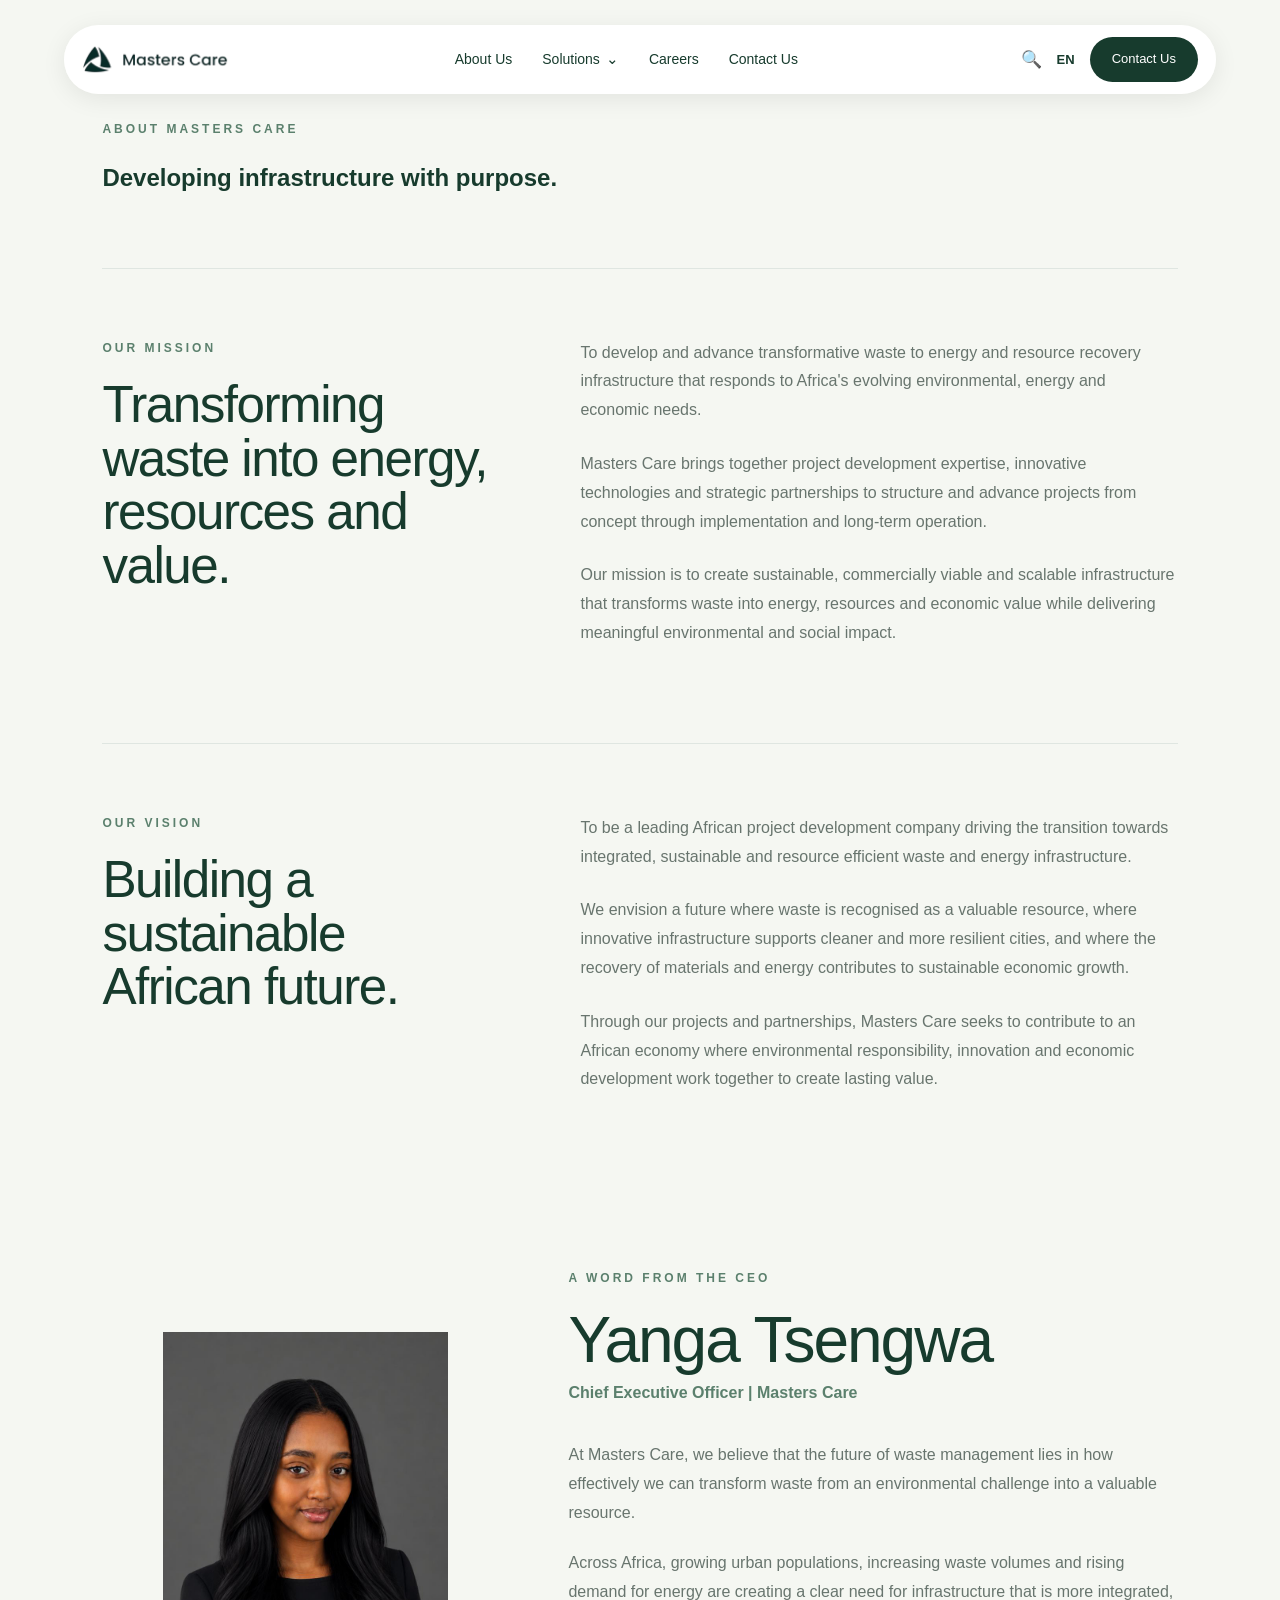
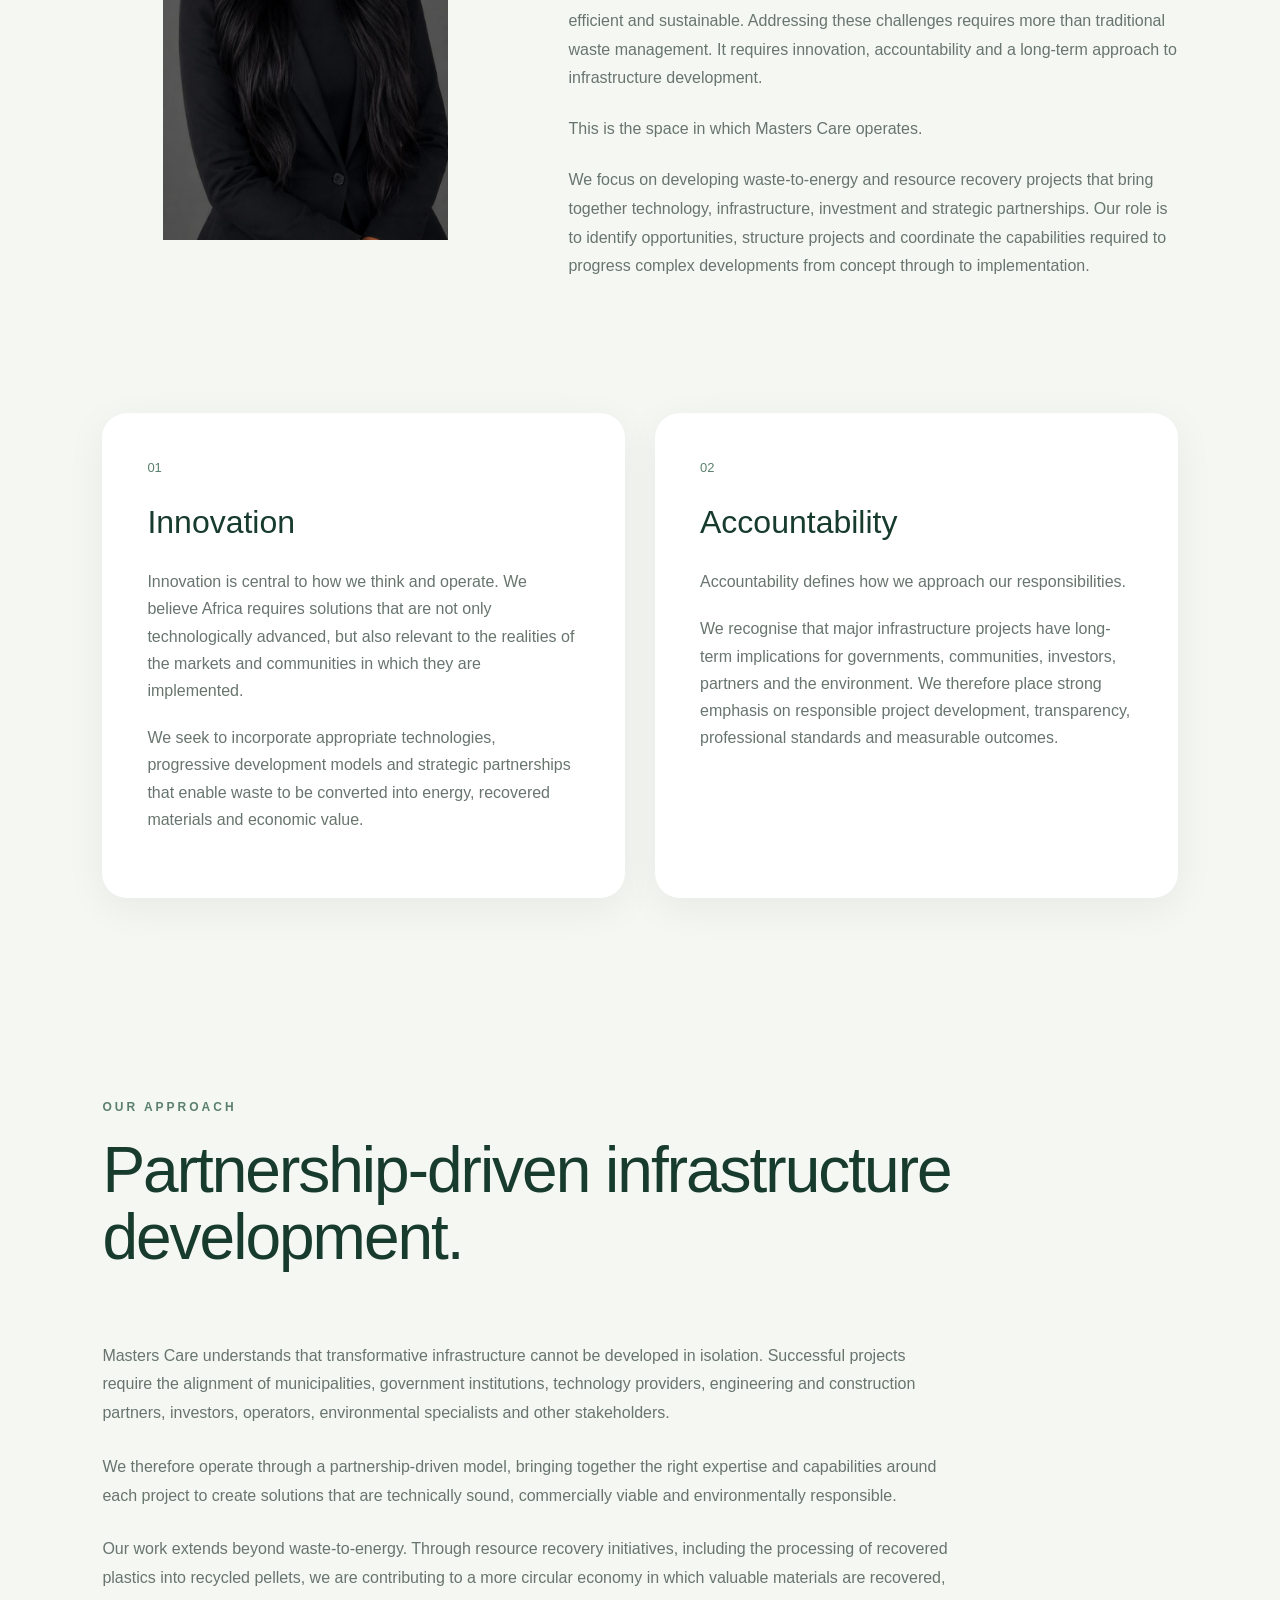
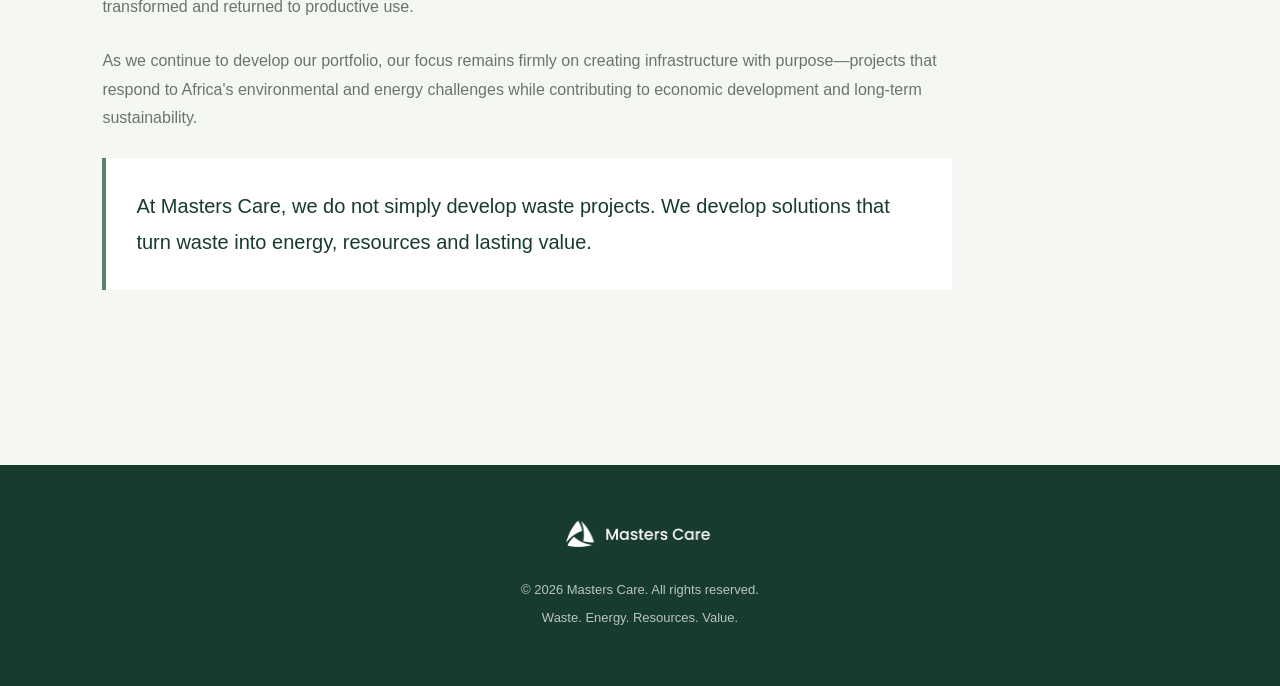
<file: about.html>
<!DOCTYPE html>
<html lang="en">

<head>

    <meta charset="UTF-8">
    <meta
        name="viewport"
        content="width=device-width, initial-scale=1.0"
    >

    <title>About Us | Masters Care</title>

    <meta
        name="description"
        content="Learn about Masters Care, our mission, vision, leadership, innovation and approach to sustainable infrastructure development."
    >

    <link
        rel="icon"
        type="image/png"
        href="images/favicon_masterscare.png"
    >

    <link
        rel="stylesheet"
        href="css/style.css"
    >

</head>

<body>

<!-- =====================================================
     NAVIGATION
====================================================== -->

<header class="navbar">

    <a href="index.html" class="logo">

        <img
            src="images/masterscarelogo.png"
            alt="Masters Care Logo"
        >

    </a>


    <nav class="nav-links">

        <a href="about.html">
            About Us
        </a>


        <div class="nav-dropdown">

            <button
                class="dropdown-toggle"
                type="button"
            >
                Solutions
                <span>⌄</span>
            </button>

            <div class="dropdown-menu">

                <a href="solutions.html#energy">
                    Energy Solutions
                </a>

                <a href="solutions.html#incineration">
                    Incineration
                </a>

                <a href="solutions.html#pyrolysis">
                    Pyrolysis
                </a>

                <a href="solutions.html#gasification">
                    Gasification
                </a>

                <a href="solutions.html#anaerobic">
                    Anaerobic Digestion & Biogas
                </a>

                <a href="solutions.html#landfill-gas">
                    Landfill Gas Recovery
                </a>

                <a href="solutions.html#biomass">
                    Biomass Energy
                </a>

                <hr>

                <a href="solutions.html#waste-management">
                    Waste Management
                </a>

                <a href="solutions.html#shredding">
                    Shredding & Size Reduction
                </a>

                <a href="solutions.html#granulation">
                    Granulation & Flake Production
                </a>

                <a href="solutions.html#refinement">
                    Melting, Filtration & Refinement
                </a>

                <a href="solutions.html#pellets">
                    Recycled Pellet Production
                </a>

            </div>

        </div>


        <a href="careers.html">
            Careers
        </a>


        <a href="index.html#contact">
            Contact Us
        </a>

    </nav>


    <div class="nav-actions">

        <button
            class="search-button"
            aria-label="Search"
            type="button"
        >
            🔍
        </button>

        <button
            class="language-button"
            type="button"
        >
            EN
        </button>

        <a
            href="index.html#contact"
            class="nav-contact"
        >
            Contact Us
        </a>

        <button
            class="mobile-menu-button"
            aria-label="Open navigation menu"
            type="button"
        >
            ☰
        </button>

    </div>

</header>


<!-- =====================================================
     SEARCH
====================================================== -->

<div class="search-container">

    <form class="search-form">

        <input
            type="search"
            id="site-search"
            placeholder="Search Masters Care..."
            aria-label="Search website"
        >

        <button type="submit">
            Search
        </button>

    </form>

</div>


<!-- =====================================================
     MOBILE NAVIGATION
====================================================== -->

<div class="mobile-menu">

    <a href="about.html">
        About Us
    </a>

    <a href="solutions.html#energy">
        Energy Solutions
    </a>

    <a href="solutions.html#waste-management">
        Waste Management
    </a>

    <a href="careers.html">
        Careers
    </a>

    <a href="index.html#contact">
        Contact Us
    </a>

</div>


<main class="page-main">

<!-- =====================================================
     ABOUT US
====================================================== -->

<section class="about-section">

    <div class="section-heading">

        <p class="section-label">
            ABOUT MASTERS CARE
        </p>

        <h1>
            Developing infrastructure
            with purpose.
        </h1>

    </div>


    <!-- MISSION -->

    <div class="about-block">

        <div class="about-block-heading">

            <p class="section-label">
                OUR MISSION
            </p>

            <h3>
                Transforming waste into
                energy, resources and value.
            </h3>

        </div>


        <div class="about-block-content">

            <p>
                To develop and advance transformative waste
                to energy and resource recovery infrastructure
                that responds to Africa's evolving environmental,
                energy and economic needs.
            </p>

            <p>
                Masters Care brings together project development
                expertise, innovative technologies and strategic
                partnerships to structure and advance projects
                from concept through implementation and
                long-term operation.
            </p>

            <p>
                Our mission is to create sustainable,
                commercially viable and scalable infrastructure
                that transforms waste into energy, resources
                and economic value while delivering meaningful
                environmental and social impact.
            </p>

        </div>

    </div>


    <!-- VISION -->

    <div class="about-block">

        <div class="about-block-heading">

            <p class="section-label">
                OUR VISION
            </p>

            <h3>
                Building a sustainable
                African future.
            </h3>

        </div>


        <div class="about-block-content">

            <p>
                To be a leading African project development
                company driving the transition towards
                integrated, sustainable and resource efficient
                waste and energy infrastructure.
            </p>

            <p>
                We envision a future where waste is recognised
                as a valuable resource, where innovative
                infrastructure supports cleaner and more
                resilient cities, and where the recovery of
                materials and energy contributes to sustainable
                economic growth.
            </p>

            <p>
                Through our projects and partnerships,
                Masters Care seeks to contribute to an African
                economy where environmental responsibility,
                innovation and economic development work
                together to create lasting value.
            </p>

        </div>

    </div>


    <!-- CEO -->

    <div class="ceo-section">

        <div class="ceo-image">

            <img
                src="images/about/ceo.jpg"
                alt="Yanga Tsengwa, Chief Executive Officer of Masters Care"
            >

        </div>


        <div class="ceo-content">

            <p class="section-label">
                A WORD FROM THE CEO
            </p>

            <h2>
                Yanga Tsengwa
            </h2>

            <p class="ceo-title">
                Chief Executive Officer | Masters Care
            </p>

            <p>
                At Masters Care, we believe that the future
                of waste management lies in how effectively
                we can transform waste from an environmental
                challenge into a valuable resource.
            </p>

            <p>
                Across Africa, growing urban populations,
                increasing waste volumes and rising demand
                for energy are creating a clear need for
                infrastructure that is more integrated,
                efficient and sustainable. Addressing these
                challenges requires more than traditional
                waste management. It requires innovation,
                accountability and a long-term approach to
                infrastructure development.
            </p>

            <p>
                This is the space in which Masters Care operates.
            </p>

            <p>
                We focus on developing waste-to-energy and
                resource recovery projects that bring together
                technology, infrastructure, investment and
                strategic partnerships. Our role is to identify
                opportunities, structure projects and coordinate
                the capabilities required to progress complex
                developments from concept through to
                implementation.
            </p>

        </div>

    </div>


    <!-- INNOVATION & ACCOUNTABILITY -->

    <div class="values-grid">

        <article class="value-card">

            <p class="card-number">
                01
            </p>

            <h3>
                Innovation
            </h3>

            <p>
                Innovation is central to how we think and
                operate. We believe Africa requires solutions
                that are not only technologically advanced,
                but also relevant to the realities of the
                markets and communities in which they are
                implemented.
            </p>

            <p>
                We seek to incorporate appropriate technologies,
                progressive development models and strategic
                partnerships that enable waste to be converted
                into energy, recovered materials and economic
                value.
            </p>

        </article>


        <article class="value-card">

            <p class="card-number">
                02
            </p>

            <h3>
                Accountability
            </h3>

            <p>
                Accountability defines how we approach our
                responsibilities.
            </p>

            <p>
                We recognise that major infrastructure projects
                have long-term implications for governments,
                communities, investors, partners and the
                environment. We therefore place strong emphasis
                on responsible project development, transparency,
                professional standards and measurable outcomes.
            </p>

        </article>

    </div>


    <!-- OUR APPROACH -->

    <div class="approach-section">

        <div class="section-heading">

            <p class="section-label">
                OUR APPROACH
            </p>

            <h2>
                Partnership-driven
                infrastructure development.
            </h2>

        </div>


        <div class="approach-content">

            <p>
                Masters Care understands that transformative
                infrastructure cannot be developed in isolation.
                Successful projects require the alignment of
                municipalities, government institutions,
                technology providers, engineering and
                construction partners, investors, operators,
                environmental specialists and other stakeholders.
            </p>

            <p>
                We therefore operate through a partnership-driven
                model, bringing together the right expertise and
                capabilities around each project to create
                solutions that are technically sound,
                commercially viable and environmentally responsible.
            </p>

            <p>
                Our work extends beyond waste-to-energy. Through
                resource recovery initiatives, including the
                processing of recovered plastics into recycled
                pellets, we are contributing to a more circular
                economy in which valuable materials are recovered,
                transformed and returned to productive use.
            </p>

            <p>
                As we continue to develop our portfolio, our
                focus remains firmly on creating infrastructure
                with purpose—projects that respond to Africa's
                environmental and energy challenges while
                contributing to economic development and
                long-term sustainability.
            </p>

            <p class="approach-highlight">
                At Masters Care, we do not simply develop
                waste projects. We develop solutions that turn
                waste into energy, resources and lasting value.
            </p>

        </div>

    </div>

</section>

</main>


<!-- =====================================================
     FOOTER
====================================================== -->

<footer>

    <div class="footer-logo">

        <img
            src="images/masterscarelogo.png"
            alt="Masters Care"
        >

    </div>

    <p>
        © 2026 Masters Care. All rights reserved.
    </p>

    <p>
        Waste. Energy. Resources. Value.
    </p>

</footer>


<script src="js/script.js"></script>

</body>
</html>
</file>
<file: css/style.css>
/* =========================================================
GENERAL RESET
========================================================= */

* {
    margin: 0;
    padding: 0;
    box-sizing: border-box;
}

html {
    scroll-behavior: smooth;
}

body {
    font-family: Arial, Helvetica, sans-serif;
    background: #f5f7f2;
    color: #173b2d;
    line-height: 1.6;
}

a {
    text-decoration: none;
    color: inherit;
}

button,
input,
textarea {
    font-family: inherit;
}

img {
    max-width: 100%;
}


/* =========================================================
COLOUR VARIABLES
========================================================= */

:root {
    --green-dark: #173b2d;
    --green-deep: #102c22;
    --green-light: #5b806d;
    --green-pale: #a8c4b5;

    --cream: #f5f7f2;
    --white: #ffffff;

    --text-light: #68756e;
    --border-light: #dfe6e1;

    --shadow: 0 10px 40px rgba(0, 0, 0, 0.06);
}


/* =========================================================
NAVIGATION
========================================================= */

.navbar {
    position: fixed;
    top: 25px;
    left: 5%;
    right: 5%;
    z-index: 1000;

    display: flex;
    align-items: center;
    justify-content: space-between;

    padding: 12px 18px;

    background: rgba(255, 255, 255, 0.96);

    border-radius: 50px;

    box-shadow: 0 5px 25px rgba(0, 0, 0, 0.08);
}


/* LOGO */

.logo img {
    width: 150px;
    height: auto;
    display: block;
}


/* NAV LINKS */

.nav-links {
    display: flex;
    align-items: center;
    gap: 30px;
}

.nav-links > a,
.dropdown-toggle {
    font-size: 14px;
    font-weight: 500;

    color: var(--green-dark);

    transition: 0.3s ease;
}

.nav-links > a:hover,
.dropdown-toggle:hover {
    opacity: 0.6;
}


/* DROPDOWN */

.nav-dropdown {
    position: relative;
}

.dropdown-toggle {
    border: none;
    background: transparent;
    cursor: pointer;

    display: flex;
    align-items: center;
    gap: 6px;
}

.dropdown-toggle span {
    font-size: 15px;
}


/* DROPDOWN MENU */

.dropdown-menu {
    position: absolute;

    top: calc(100% + 15px);
    left: 50%;

    transform: translateX(-50%) translateY(10px);

    min-width: 240px;

    padding: 12px;

    background: white;

    border-radius: 18px;

    box-shadow: 0 15px 40px rgba(0, 0, 0, 0.12);

    opacity: 0;
    visibility: hidden;

    transition: 0.25s ease;
}

.nav-dropdown:hover .dropdown-menu {
    opacity: 1;
    visibility: visible;

    transform: translateX(-50%) translateY(0);
}

.dropdown-menu a {
    display: block;

    padding: 11px 14px;

    border-radius: 10px;

    font-size: 13px;

    color: var(--green-dark);

    transition: 0.2s ease;
}

.dropdown-menu a:hover {
    background: var(--cream);
}


/* NAV ACTIONS */

.nav-actions {
    display: flex;
    align-items: center;
    gap: 15px;
}

.search-button,
.language-button,
.mobile-menu-button {
    border: none;
    background: transparent;

    color: var(--green-dark);

    cursor: pointer;
}

.search-button {
    font-size: 17px;
}

.language-button {
    font-size: 13px;
    font-weight: 600;
}

.mobile-menu-button {
    display: none;

    font-size: 22px;
}


/* CONTACT BUTTON */

.nav-contact {
    background: var(--green-dark);
    color: white;

    padding: 12px 22px;

    border-radius: 30px;

    font-size: 13px;

    transition: 0.3s ease;
}

.nav-contact:hover {
    transform: translateY(-2px);
}


/* =========================================================
SEARCH
========================================================= */

.search-container {
    position: fixed;

    top: 100px;
    right: 5%;

    z-index: 90;

    width: 350px;

    padding: 15px;

    background: white;

    border-radius: 15px;

    box-shadow: 0 15px 40px rgba(0, 0, 0, 0.12);

    display: none;
}

.search-form {
    display: flex;
    gap: 8px;
}

.search-form input {
    flex: 1;

    padding: 12px 15px;

    border: 1px solid var(--border-light);

    border-radius: 10px;

    outline: none;
}

.search-form button {
    padding: 12px 18px;

    border: none;

    border-radius: 10px;

    background: var(--green-dark);
    color: white;

    cursor: pointer;
}


/* =========================================================
MOBILE MENU
========================================================= */

.mobile-menu {
    display: none;
}


/* =========================================================
HERO SECTION
========================================================= */

.hero {
    position: relative;

    min-height: 90vh;

    display: flex;
    align-items: center;

    overflow: hidden;

    background-image: url("../images/mastercare_heroImage.jpeg");
    background-size: cover;
    background-position: center;
    background-repeat: no-repeat;

    animation: heroImageReveal 1.5s ease-out forwards;
}


/* DARK OVERLAY */

.hero-overlay {
    position: absolute;
    inset: 0;

    background: rgba(0, 0, 0, 0.35);

    z-index: 1;
}


/* HERO CONTENT */

.hero-content {
    position: relative;

    z-index: 2;

    max-width: 900px;

    margin-left: 8%;

    padding-top: 80px;

    color: white;

    opacity: 0;

    transform: translateY(35px);

    animation: heroContentReveal 1s ease-out 0.3s forwards;
}


/* HERO HEADING */

.hero h1 {
    max-width: 850px;

    font-size: clamp(48px, 6vw, 86px);

    line-height: 0.98;

    font-weight: 500;

    letter-spacing: -3px;

    margin-bottom: 30px;

    opacity: 0;

    transform: translateY(30px);

    animation: heroTextReveal 0.9s ease-out 0.5s forwards;
}


/* HERO DESCRIPTION */

.hero-description {
    max-width: 620px;

    font-size: 17px;

    line-height: 1.7;

    margin-bottom: 35px;

    opacity: 0;

    transform: translateY(25px);

    animation: heroTextReveal 0.9s ease-out 0.8s forwards;
}


/* HERO BUTTONS */

.hero-buttons {
    display: flex;

    gap: 15px;

    align-items: center;

    opacity: 0;

    transform: translateY(20px);

    animation: heroTextReveal 0.9s ease-out 1.05s forwards;
}


/* =========================================================
HERO ANIMATIONS
========================================================= */

@keyframes heroImageReveal {

    from {
        opacity: 0;
        background-size: 110%;
    }

    to {
        opacity: 1;
        background-size: cover;
    }

}

@keyframes heroContentReveal {

    from {
        opacity: 0;
        transform: translateY(35px);
    }

    to {
        opacity: 1;
        transform: translateY(0);
    }

}

@keyframes heroTextReveal {

    from {
        opacity: 0;
        transform: translateY(30px);
    }

    to {
        opacity: 1;
        transform: translateY(0);
    }

}


/* =========================================================
BUTTONS
========================================================= */

.primary-button,
.secondary-button {
    display: inline-block;

    padding: 15px 25px;

    border-radius: 40px;

    font-size: 14px;

    transition: 0.3s ease;
}

.primary-button {
    background: white;

    color: var(--green-dark);
}

.secondary-button {
    border: 1px solid rgba(255, 255, 255, 0.6);

    color: white;
}

.primary-button:hover,
.secondary-button:hover {
    transform: translateY(-3px);
}


/* =========================================================
GENERAL SECTIONS
========================================================= */

section {
    scroll-margin-top: 100px;
}

.about-section,
.energy-section,
.waste-section,
.careers-section,
.contact-section {
    padding: 120px 8%;
}

.about-section,
.waste-section,
.careers-section,
.contact-section {
    background: var(--cream);
}

.energy-section {
    background: white;
}

.section-heading {
    max-width: 850px;

    margin-bottom: 70px;
}

.section-label {
    font-size: 12px;

    font-weight: 700;

    letter-spacing: 3px;

    margin-bottom: 20px;

    color: var(--green-light);
}

.section-heading h2 {
    font-size: clamp(40px, 5vw, 68px);

    line-height: 1.05;

    font-weight: 500;

    letter-spacing: -2px;

    margin-bottom: 25px;
}

.section-heading > p:last-child {
    max-width: 650px;

    color: var(--text-light);

    line-height: 1.7;
}


/* =========================================================
ABOUT
========================================================= */

.about-block {
    display: grid;

    grid-template-columns: 0.8fr 1.2fr;

    gap: 80px;

    padding: 70px 0;

    border-top: 1px solid var(--border-light);
}

.about-block-heading h3 {
    max-width: 450px;

    font-size: clamp(30px, 4vw, 52px);

    line-height: 1.05;

    font-weight: 500;

    letter-spacing: -1.5px;
}

.about-block-content {
    max-width: 700px;
}

.about-block-content p {
    margin-bottom: 25px;

    color: var(--text-light);

    line-height: 1.8;
}


/* =========================================================
CEO
========================================================= */

.ceo-section {
    display: grid;

    grid-template-columns: 0.8fr 1.2fr;

    gap: 60px;

    padding: 80px 0;

    align-items: center;
}

.ceo-image {
    width: 100%;

    overflow: hidden;

    border-radius: 25px;

    aspect-ratio: 4 / 5;
}

.ceo-image img {
    width: 100%;
    height: 100%;

    object-fit: contain;

    object-position: center;

    display: block;
}

.ceo-content {
    align-self: center;
}

.ceo-content h2 {
    font-size: clamp(40px, 5vw, 65px);

    line-height: 1;

    font-weight: 500;

    letter-spacing: -2px;

    margin-bottom: 8px;
}

.ceo-title {
    margin-bottom: 35px;

    color: var(--green-light);

    font-weight: 600;
}

.ceo-content p:not(.section-label):not(.ceo-title) {
    margin-bottom: 22px;

    color: var(--text-light);

    line-height: 1.8;
}


/* =========================================================
VALUES
========================================================= */

.values-grid {
    display: grid;

    grid-template-columns: repeat(2, 1fr);

    gap: 30px;

    padding: 30px 0 100px;
}

.value-card {
    padding: 45px;

    background: white;

    border-radius: 25px;

    box-shadow: var(--shadow);
}

.card-number {
    margin-bottom: 18px;

    font-size: 13px;

    color: var(--green-light);
}

.value-card h3 {
    margin-bottom: 20px;

    font-size: 32px;

    font-weight: 500;
}

.value-card p:not(.card-number) {
    margin-bottom: 20px;

    color: var(--text-light);

    line-height: 1.7;
}


/* =========================================================
OUR APPROACH
========================================================= */

.approach-section {
    padding: 100px 0 30px;
}

.approach-content {
    max-width: 850px;
}

.approach-content p {
    margin-bottom: 25px;

    color: var(--text-light);

    line-height: 1.8;
}

.approach-highlight {
    padding: 30px;

    border-left: 4px solid var(--green-light);

    background: white;

    color: var(--green-dark) !important;

    font-size: 20px;

    font-weight: 500;
}


/* =========================================================
ENERGY INTRODUCTION
========================================================= */

.energy-introduction {
    max-width: 850px;

    margin-bottom: 80px;
}

.energy-introduction p {
    margin-bottom: 25px;

    color: var(--text-light);

    line-height: 1.8;
}


/* =========================================================
ENERGY SOLUTION CARDS
========================================================= */

.energy-solutions-grid {
    display: grid;

    grid-template-columns: repeat(2, 1fr);

    gap: 30px;
}

.energy-card {
    overflow: hidden;

    background: var(--cream);

    border-radius: 25px;

    box-shadow: var(--shadow);

    transition: 0.3s ease;
}

.energy-card:hover {
    transform: translateY(-5px);
}

.energy-card > img {
    width: 100%;

    height: 330px;

    object-fit: cover;

    display: block;
}

.energy-card-content {
    padding: 35px;
}

.energy-card h3 {
    margin-bottom: 18px;

    font-size: 30px;

    line-height: 1.15;

    font-weight: 500;
}

.energy-card-content p:not(.card-number) {
    margin-bottom: 20px;

    color: var(--text-light);

    line-height: 1.7;
}


/* =========================================================
TECHNOLOGY APPROACH
========================================================= */

.technology-approach {
    margin-top: 100px;

    padding: 80px;

    border-radius: 30px;

    background: var(--green-dark);

    color: white;
}

.technology-approach .section-label {
    color: var(--green-pale);
}

.technology-approach h2 {
    max-width: 800px;

    margin-bottom: 30px;

    font-size: clamp(36px, 5vw, 62px);

    line-height: 1.05;

    font-weight: 500;

    letter-spacing: -2px;
}

.technology-approach p:not(.section-label) {
    max-width: 800px;

    margin-bottom: 25px;

    color: rgba(255, 255, 255, 0.75);

    line-height: 1.8;
}


/* =========================================================
ENERGY DEVELOPMENT FOCUS
========================================================= */

.energy-focus {
    max-width: 850px;

    margin-top: 100px;
}

.energy-focus h2 {
    margin-bottom: 30px;

    font-size: clamp(36px, 5vw, 60px);

    line-height: 1.05;

    font-weight: 500;

    letter-spacing: -2px;
}

.energy-focus p:not(.section-label) {
    margin-bottom: 25px;

    color: var(--text-light);

    line-height: 1.8;
}


/* =========================================================
WASTE MANAGEMENT
========================================================= */

.waste-introduction {
    max-width: 850px;

    margin-bottom: 80px;
}

.waste-introduction p {
    margin-bottom: 25px;

    color: var(--text-light);

    line-height: 1.8;
}


/* =========================================================
RECYCLING PROCESS
========================================================= */

.recycling-process {
    display: grid;

    grid-template-columns: repeat(2, 1fr);

    gap: 30px;
}

.process-card {
    overflow: hidden;

    background: white;

    border-radius: 25px;

    box-shadow: var(--shadow);
}

.process-card > img {
    width: 100%;

    height: 300px;

    object-fit: cover;

    display: block;
}

.process-content {
    padding: 35px;
}

.process-content h3 {
    margin-bottom: 18px;

    font-size: 28px;

    font-weight: 500;

    line-height: 1.2;
}

.process-content p:not(.card-number) {
    color: var(--text-light);

    line-height: 1.7;
}


/* =========================================================
QUALITY
========================================================= */

.quality-section {
    margin-top: 100px;

    padding: 90px;

    background: white;

    border-radius: 30px;
}

.quality-section h2 {
    max-width: 900px;

    margin-bottom: 35px;

    font-size: clamp(38px, 5vw, 65px);

    line-height: 1.05;

    font-weight: 500;

    letter-spacing: -2px;
}

.quality-section p:not(.section-label) {
    max-width: 850px;

    margin-bottom: 25px;

    color: var(--text-light);

    line-height: 1.8;
}


/* =========================================================
INDUSTRIAL RECOVERY
========================================================= */

.industrial-recovery {
    display: grid;

    grid-template-columns: 1fr 1fr;

    gap: 70px;

    align-items: center;

    margin-top: 100px;
}

.industrial-image {
    width: 100%;

    overflow: hidden;

    border-radius: 30px;
}

.industrial-image img {
    width: 100%;

    height: auto;

    object-fit: contain;

    display: block;
}

.industrial-content h2 {
    margin-bottom: 30px;

    font-size: clamp(38px, 5vw, 60px);

    line-height: 1.05;

    font-weight: 500;

    letter-spacing: -2px;
}

.industrial-content p:not(.section-label) {
    margin-bottom: 25px;

    color: var(--text-light);

    line-height: 1.8;
}


/* =========================================================
CAREERS
========================================================= */

.careers-introduction {
    max-width: 850px;

    margin-bottom: 80px;
}

.careers-introduction p {
    margin-bottom: 25px;

    color: var(--text-light);

    line-height: 1.8;
}

.careers-values {
    display: grid;

    grid-template-columns: repeat(2, 1fr);

    gap: 30px;
}

.careers-value {
    padding: 40px;

    background: white;

    border-radius: 25px;

    box-shadow: var(--shadow);
}

.careers-value:last-child {
    grid-column: span 2;
}

.careers-value h3 {
    margin-bottom: 18px;

    font-size: 28px;

    font-weight: 500;
}

.careers-value p {
    color: var(--text-light);

    line-height: 1.7;
}


/* =========================================================
VACANCIES
========================================================= */

.vacancies-section {
    display: grid;

    grid-template-columns: 1fr 1fr;

    gap: 70px;

    align-items: center;

    margin-top: 100px;

    padding: 70px;

    background: var(--green-dark);

    border-radius: 30px;

    color: white;
}

.vacancies-content h2 {
    margin-bottom: 30px;

    font-size: clamp(36px, 4vw, 55px);

    line-height: 1.05;

    font-weight: 500;

    letter-spacing: -2px;
}

.vacancies-content p:not(.section-label):not(.career-highlight) {
    margin-bottom: 25px;

    color: rgba(255, 255, 255, 0.75);

    line-height: 1.8;
}

.vacancies-content .section-label {
    color: var(--green-pale);
}

.career-highlight {
    font-size: 20px;

    font-weight: 600;
}

.vacancies-image {
    min-height: 400px;

    overflow: hidden;

    border-radius: 20px;

    background: #294c3e;
}

.vacancies-image img {
    width: 100%;

    height: 100%;

    object-fit: cover;

    display: block;
}


/* =========================================================
CONTACT
========================================================= */

.contact-section {
    background: white;
}

.contact-layout {
    display: grid;

    grid-template-columns: 1.3fr 0.7fr;

    gap: 70px;

    align-items: start;
}


/* CONTACT FORM */

.contact-form-container {
    padding: 50px;

    background: var(--cream);

    border-radius: 25px;
}

.form-row {
    display: grid;

    grid-template-columns: 1fr 1fr;

    gap: 20px;
}

.form-group {
    margin-bottom: 22px;
}

.form-group label {
    display: block;

    margin-bottom: 8px;

    font-size: 13px;

    font-weight: 600;

    color: var(--green-dark);
}

.form-group input,
.form-group textarea {
    width: 100%;

    padding: 14px 16px;

    border: 1px solid var(--border-light);

    border-radius: 10px;

    background: white;

    color: var(--green-dark);

    outline: none;

    transition: 0.2s ease;
}

.form-group input:focus,
.form-group textarea:focus {
    border-color: var(--green-light);

    box-shadow: 0 0 0 3px rgba(91, 128, 109, 0.1);
}

.form-group textarea {
    resize: vertical;
}

.form-submit {
    border: none;

    background: var(--green-dark);

    color: white;

    cursor: pointer;
}
/* =========================================================
CONTACT LOGO
========================================================= */

.contact-logo {
    margin-bottom: 30px;
}

.contact-logo img {
    width: 180px;
    height: auto;
    display: block;
}

/* CONTACT DETAILS */

.contact-details {
    padding-top: 20px;
}

.contact-details h3 {
    margin-bottom: 40px;

    font-size: 38px;

    font-weight: 500;
}

.contact-detail-item {
    padding: 25px 0;

    border-top: 1px solid var(--border-light);
}

.contact-detail-item span {
    display: block;

    margin-bottom: 7px;

    font-size: 12px;

    font-weight: 700;

    letter-spacing: 2px;

    text-transform: uppercase;

    color: var(--green-light);
}

.contact-detail-item p {
    color: var(--text-light);
}


/* =========================================================
FOOTER
========================================================= */

footer {
    padding: 50px 7%;

    background: #173b2d;

    color: #ffffff;

    text-align: center;
}

.footer-logo {
    margin-bottom: 20px;
}

.footer-logo img {
    width: 150px;

    margin: 0 auto;

    filter: brightness(0) invert(1);
}

footer p {
    margin: 7px 0;

    color: rgba(255, 255, 255, 0.7);

    font-size: 13px;
}


/* =========================================================
RESPONSIVE — TABLET
========================================================= */

@media (max-width: 1100px) {

    .nav-links {
        gap: 18px;
    }

    .nav-contact {
        padding: 10px 16px;
    }

    .about-block,
    .ceo-section,
    .industrial-recovery {
        gap: 40px;
    }

    .technology-approach,
    .quality-section,
    .vacancies-section {
        padding: 55px;
    }

    .hero-content {
        margin-left: 6%;
        margin-right: 6%;
    }
}


/* =========================================================
RESPONSIVE — TABLET / MOBILE NAVIGATION
========================================================= */

@media (max-width: 900px) {

    .nav-links {
        display: none;
    }

    .nav-contact,
    .search-button,
    .language-button {
        display: none;
    }

    .navbar {
        left: 4%;
        right: 4%;
    }

    .mobile-menu-button {
        display: flex;

        align-items: center;
        justify-content: center;

        width: 44px;
        height: 44px;

        cursor: pointer;

        border: none;
        background: transparent;

        z-index: 101;
    }

    .mobile-menu {
        position: fixed;

        top: 90px;
        left: 4%;
        right: 4%;

        z-index: 100;

        padding: 20px;

        background: white;

        border-radius: 20px;

        box-shadow: 0 15px 40px rgba(0, 0, 0, 0.12);

        display: none;
    }

    .mobile-menu.active {
        display: block;
    }

    .mobile-menu a {
        display: block;

        padding: 14px;

        border-bottom: 1px solid var(--border-light);

        color: var(--green-dark);

        font-size: 15px;

        text-decoration: none;
    }

    .mobile-menu a:last-child {
        border-bottom: none;
    }


    /* MOBILE/TABLET CONTENT */

    .about-block,
    .ceo-section,
    .industrial-recovery,
    .contact-layout {
        grid-template-columns: 1fr;
    }

    .energy-solutions-grid,
    .recycling-process,
    .careers-values {
        grid-template-columns: 1fr;
    }

    .careers-value:last-child {
        grid-column: auto;
    }

    .vacancies-section {
        grid-template-columns: 1fr;
    }


    /* CEO */

    .ceo-image {
        width: 100%;
    }

    .ceo-image img {
        width: 100%;

        height: auto;

        display: block;
    }


    /* INDUSTRIAL RECOVERY */

    .industrial-image {
        min-height: auto;
    }

    .industrial-image img {
        width: 100%;

        height: auto;

        object-fit: contain;

        display: block;
    }
}


/* =========================================================
RESPONSIVE — SMALL MOBILE
========================================================= */

@media (max-width: 600px) {

    /* NAVBAR */

    .navbar {
        top: 15px;

        padding: 10px 14px;
    }

    .logo img {
        width: 120px;
    }

    .mobile-menu-button {
        width: 40px;

        height: 40px;
    }


    /* HERO */

    .hero-content {
        margin-left: 6%;

        margin-right: 6%;

        padding-top: 100px;
    }

    .hero h1 {
        font-size: 45px;

        letter-spacing: -2px;
    }

    .hero-description {
        font-size: 15px;
    }

    .hero-buttons {
        flex-direction: column;

        align-items: flex-start;

        width: 100%;
    }


    /* SECTIONS */

    .about-section,
    .energy-section,
    .waste-section,
    .careers-section,
    .contact-section {
        padding: 70px 6%;
    }

    .section-heading {
        margin-bottom: 45px;
    }

    .about-block {
        padding: 50px 0;
    }

    .ceo-section {
        padding: 60px 0;
    }

    .ceo-image {
        min-height: auto;
    }


    /* INDUSTRIAL RECOVERY */

    .industrial-image {
        min-height: auto;
    }

    .industrial-image img {
        width: 100%;

        height: auto;

        object-fit: contain;

        display: block;
    }


    /* CARDS */

    .values-grid {
        grid-template-columns: 1fr;

        padding-bottom: 60px;
    }

    .value-card,
    .careers-value {
        padding: 30px;
    }

    .technology-approach,
    .quality-section,
    .vacancies-section {
        padding: 35px 25px;
    }

    .energy-card > img,
    .process-card > img {
        height: 250px;
    }


    /* CONTACT */

    .contact-form-container {
        padding: 50px 20px;
    }

    .form-row {
        grid-template-columns: 1fr;

        gap: 0;
    }


    /* FOOTER */

    footer {
        flex-direction: column;

        text-align: left;
    }
}


/* =========================================================
REDUCED MOTION
========================================================= */

@media (prefers-reduced-motion: reduce) {

    .hero,
    .hero-content,
    .hero h1,
    .hero-description,
    .hero-buttons {
        animation: none;

        opacity: 1;

        transform: none;
    }
}
</file>
